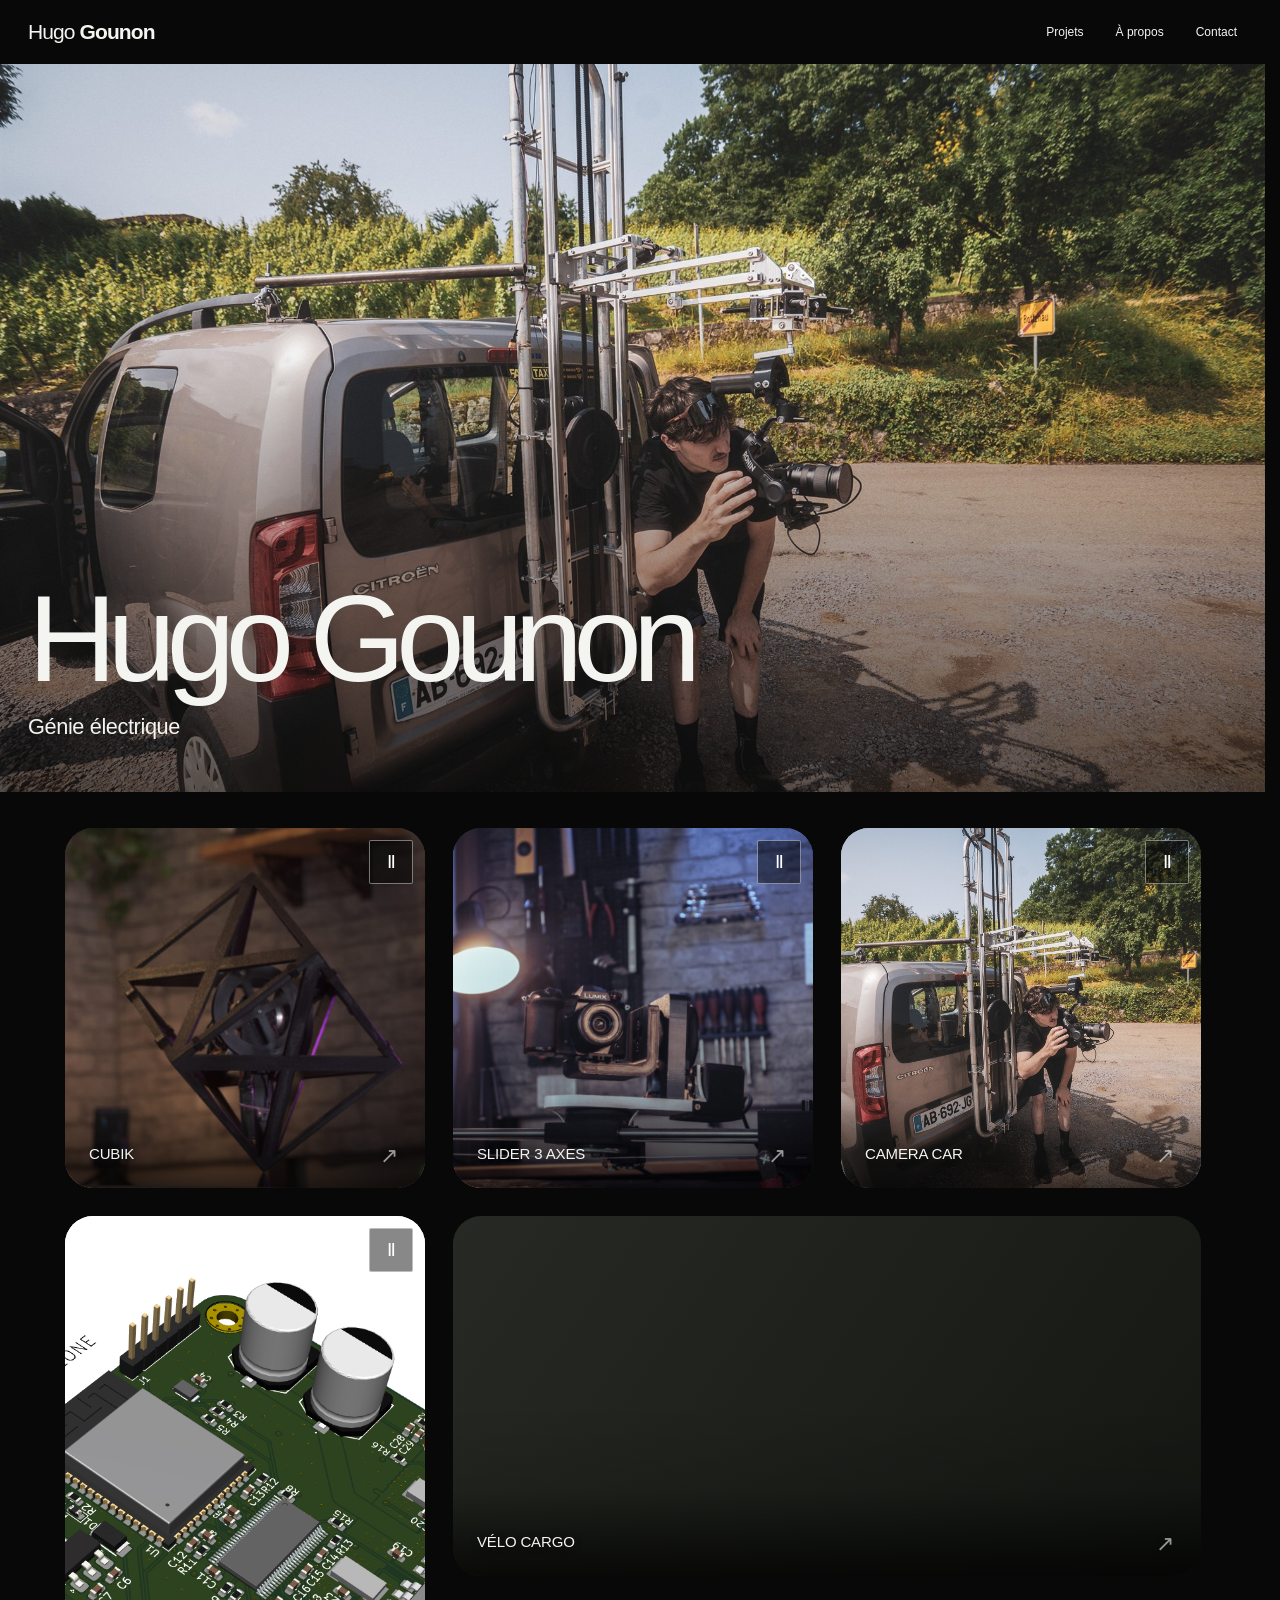
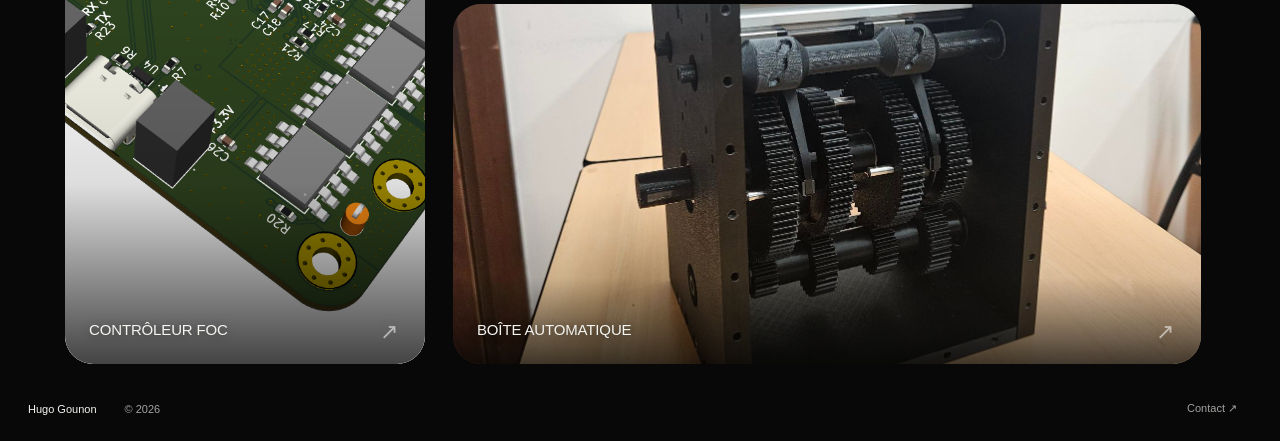
<file: index.html>
<!doctype html>
<html lang="fr">
<head>
  <meta charset="utf-8">
  <meta name="viewport" content="width=device-width, initial-scale=1">
  <meta name="theme-color" content="#080808">
  <meta name="description" content="Hugo Gounon, génie électrique. Six projets en automatique, électronique embarquée, conception mécanique et audiovisuel.">
  <title>Hugo Gounon — Génie électrique</title>
  <link rel="icon" href="assets/hg-prod-zoom.png?v=4" type="image/png">
  <link rel="stylesheet" href="style.css">
  <script src="script.js" defer></script>
  <noscript><style>.info-dialog{display:block;position:static;width:calc(100% - 48px);height:auto;max-height:none;margin:24px auto}.dialog-close{display:none}</style></noscript>
</head>
<body>
  <a class="skip-link" href="#contenu">Aller au contenu</a>
  <header class="site-header"><a class="wordmark" href="index.html#accueil" aria-label="Hugo Gounon, accueil">Hugo <span>Gounon</span></a><nav aria-label="Navigation principale"><a href="index.html#projets">Projets</a><a href="index.html#a-propos" data-panel>À propos</a><a href="index.html#contact" data-panel>Contact</a></nav></header>
  <main id="contenu">
    <section class="hero media-panel" id="accueil" aria-labelledby="hero-title" data-media="accueil" data-media-title="Accueil">
      <div class="media-stage" aria-hidden="true"></div><button class="media-toggle" type="button" hidden aria-label="Mettre en pause le média : Accueil">Ⅱ</button>
      <div class="media-shade" aria-hidden="true"></div>
      <div class="hero-content"><h1 id="hero-title">Hugo Gounon</h1><p>Génie électrique</p></div>
    </section>
    <section class="mosaic" id="projets" aria-labelledby="projects-title">
      <h2 id="projects-title" class="sr-only">Projets personnels</h2>
      <div class="project-grid" data-count="6" data-remainder="6" data-odd="false">
        <article class="project-tile media-panel media-theme-cubik" data-media="cubik" data-media-title="CUBIK">
          <div class="media-stage" aria-hidden="true"></div><button class="media-toggle" type="button" hidden aria-label="Mettre en pause le média : CUBIK">Ⅱ</button>
          <a class="tile-link" href="projects/cubik.html"><div class="tile-copy"><h3>CUBIK</h3><div class="tile-description"><p><span class="tile-description-text">Deux roues de réaction et une régulation embarquée maintiennent ce cube en équilibre sur un coin.</span><span class="tile-scramble" aria-hidden="true">Deux roues de réaction et une régulation embarquée maintiennent ce cube en équilibre sur un coin.</span></p></div></div><span class="tile-arrow" aria-hidden="true">↗</span></a>
        </article>
        <article class="project-tile media-panel media-theme-slider" data-media="slider" data-media-title="SLIDER 3 AXES">
          <div class="media-stage" aria-hidden="true"></div><button class="media-toggle" type="button" hidden aria-label="Mettre en pause le média : SLIDER 3 AXES">Ⅱ</button>
          <a class="tile-link" href="projects/slider.html"><div class="tile-copy"><h3>SLIDER 3 AXES</h3><div class="tile-description"><p><span class="tile-description-text">Un slider motorisé programmable pour reproduire des mouvements de caméra précis sur trois axes.</span><span class="tile-scramble" aria-hidden="true">Un slider motorisé programmable pour reproduire des mouvements de caméra précis sur trois axes.</span></p></div></div><span class="tile-arrow" aria-hidden="true">↗</span></a>
        </article>
        <article class="project-tile media-panel media-theme-camera-car" data-media="camera-car" data-media-title="CAMERA CAR">
          <div class="media-stage" aria-hidden="true"></div><button class="media-toggle" type="button" hidden aria-label="Mettre en pause le média : CAMERA CAR">Ⅱ</button>
          <a class="tile-link" href="projects/camera-car.html"><div class="tile-copy"><h3>CAMERA CAR</h3><div class="tile-description"><p><span class="tile-description-text">Un bras articulé sur rail motorisé, piloté à distance, pour varier les angles de prise de vue.</span><span class="tile-scramble" aria-hidden="true">Un bras articulé sur rail motorisé, piloté à distance, pour varier les angles de prise de vue.</span></p></div></div><span class="tile-arrow" aria-hidden="true">↗</span></a>
        </article>
        <article class="project-tile media-panel media-theme-foc" data-media="foc" data-media-title="CONTRÔLEUR FOC">
          <div class="media-stage" aria-hidden="true"></div><button class="media-toggle" type="button" hidden aria-label="Mettre en pause le média : CONTRÔLEUR FOC">Ⅱ</button>
          <a class="tile-link" href="projects/foc.html"><div class="tile-copy"><h3>CONTRÔLEUR FOC</h3><div class="tile-description"><p><span class="tile-description-text">Une carte conçue sous KiCad, pilotée par ESP32 et SimpleFOC, pour commander un moteur brushless jusqu’à 36 V.</span><span class="tile-scramble" aria-hidden="true">Une carte conçue sous KiCad, pilotée par ESP32 et SimpleFOC, pour commander un moteur brushless jusqu’à 36 V.</span></p></div></div><span class="tile-arrow" aria-hidden="true">↗</span></a>
        </article>
        <article class="project-tile media-panel media-theme-cargo" data-media="cargo" data-media-title="VÉLO CARGO">
          <div class="media-stage" aria-hidden="true"></div><button class="media-toggle" type="button" hidden aria-label="Mettre en pause le média : VÉLO CARGO">Ⅱ</button>
          <a class="tile-link" href="projects/cargo.html"><div class="tile-copy"><h3>VÉLO CARGO</h3><div class="tile-description"><p><span class="tile-description-text">Un ancien VTT transformé en cargo électrique : cadre soudé, direction fabriquée sur mesure et 7 000 km parcourus.</span><span class="tile-scramble" aria-hidden="true">Un ancien VTT transformé en cargo électrique : cadre soudé, direction fabriquée sur mesure et 7 000 km parcourus.</span></p></div></div><span class="tile-arrow" aria-hidden="true">↗</span></a>
        </article>
        <article class="project-tile media-panel media-theme-boite-auto" data-media="boite-auto" data-media-title="BOÎTE AUTOMATIQUE">
          <div class="media-stage" aria-hidden="true"></div><button class="media-toggle" type="button" hidden aria-label="Mettre en pause le média : BOÎTE AUTOMATIQUE">Ⅱ</button>
          <a class="tile-link" href="projects/boite-auto.html"><div class="tile-copy"><h3>BOÎTE AUTOMATIQUE</h3><div class="tile-description"><p><span class="tile-description-text">Un prototype de boîte automatique à quatre rapports sans embrayage, en développement pour fonctionner sous charge.</span><span class="tile-scramble" aria-hidden="true">Un prototype de boîte automatique à quatre rapports sans embrayage, en développement pour fonctionner sous charge.</span></p></div></div><span class="tile-arrow" aria-hidden="true">↗</span></a>
        </article>
      </div>
    </section>
  </main>
  <footer><a href="index.html#accueil" class="footer-name">Hugo Gounon</a><p>© <span id="year">2026</span></p><a href="index.html#contact" data-panel>Contact ↗</a></footer>
  <dialog class="info-dialog" id="a-propos" aria-labelledby="about-title">
    <div class="dialog-header"><span>Hugo Gounon</span><button class="dialog-close" type="button" data-close aria-label="Fermer À propos">Fermer <span aria-hidden="true">×</span></button></div>
    <div class="dialog-content"><h2 id="about-title" tabindex="-1">À propos.</h2><p class="lead">Je m’appelle Hugo Gounon.<br>Je suis étudiant en génie électrique à l’INSA Strasbourg.</p><p>Mes projets relient l’électronique, la programmation embarquée et la conception mécanique, avec des applications en automatique, en mobilité et en prise de vue.</p>
      <section id="competences" aria-labelledby="skills-title"><h3 id="skills-title">Compétences mises en pratique</h3><dl class="skills-list"><div><dt>Automatique et systèmes embarqués</dt><dd>Régulation PID, filtre complémentaire, Arduino, ESP32 et SimpleFOC.</dd></div><div><dt>Électronique</dt><dd>Conception et routage sous KiCad, électronique de commande et de puissance.</dd></div><div><dt>Conception mécanique et fabrication</dt><dd>Modélisation 3D, usinage, soudure et intégration électromécanique.</dd></div><div><dt>Intégration audiovisuelle</dt><dd>Mouvements de caméra motorisés et création de contenus photo et vidéo.</dd></div></dl></section>
    </div>
  </dialog>
  <dialog class="info-dialog contact-dialog" id="contact" aria-labelledby="contact-title">
    <div class="dialog-header"><span>Hugo Gounon</span><button class="dialog-close" type="button" data-close aria-label="Fermer Contact">Fermer <span aria-hidden="true">×</span></button></div>
    <div class="dialog-content"><h2 id="contact-title" tabindex="-1">Contact.</h2><p class="lead">Pour échanger sur mon parcours ou mes projets.</p><a class="email-link" href="mailto:hugo.gounon@gmail.com">hugo.gounon@gmail.com <span aria-hidden="true">↗</span></a></div>
  </dialog>
</body>
</html>
</file>
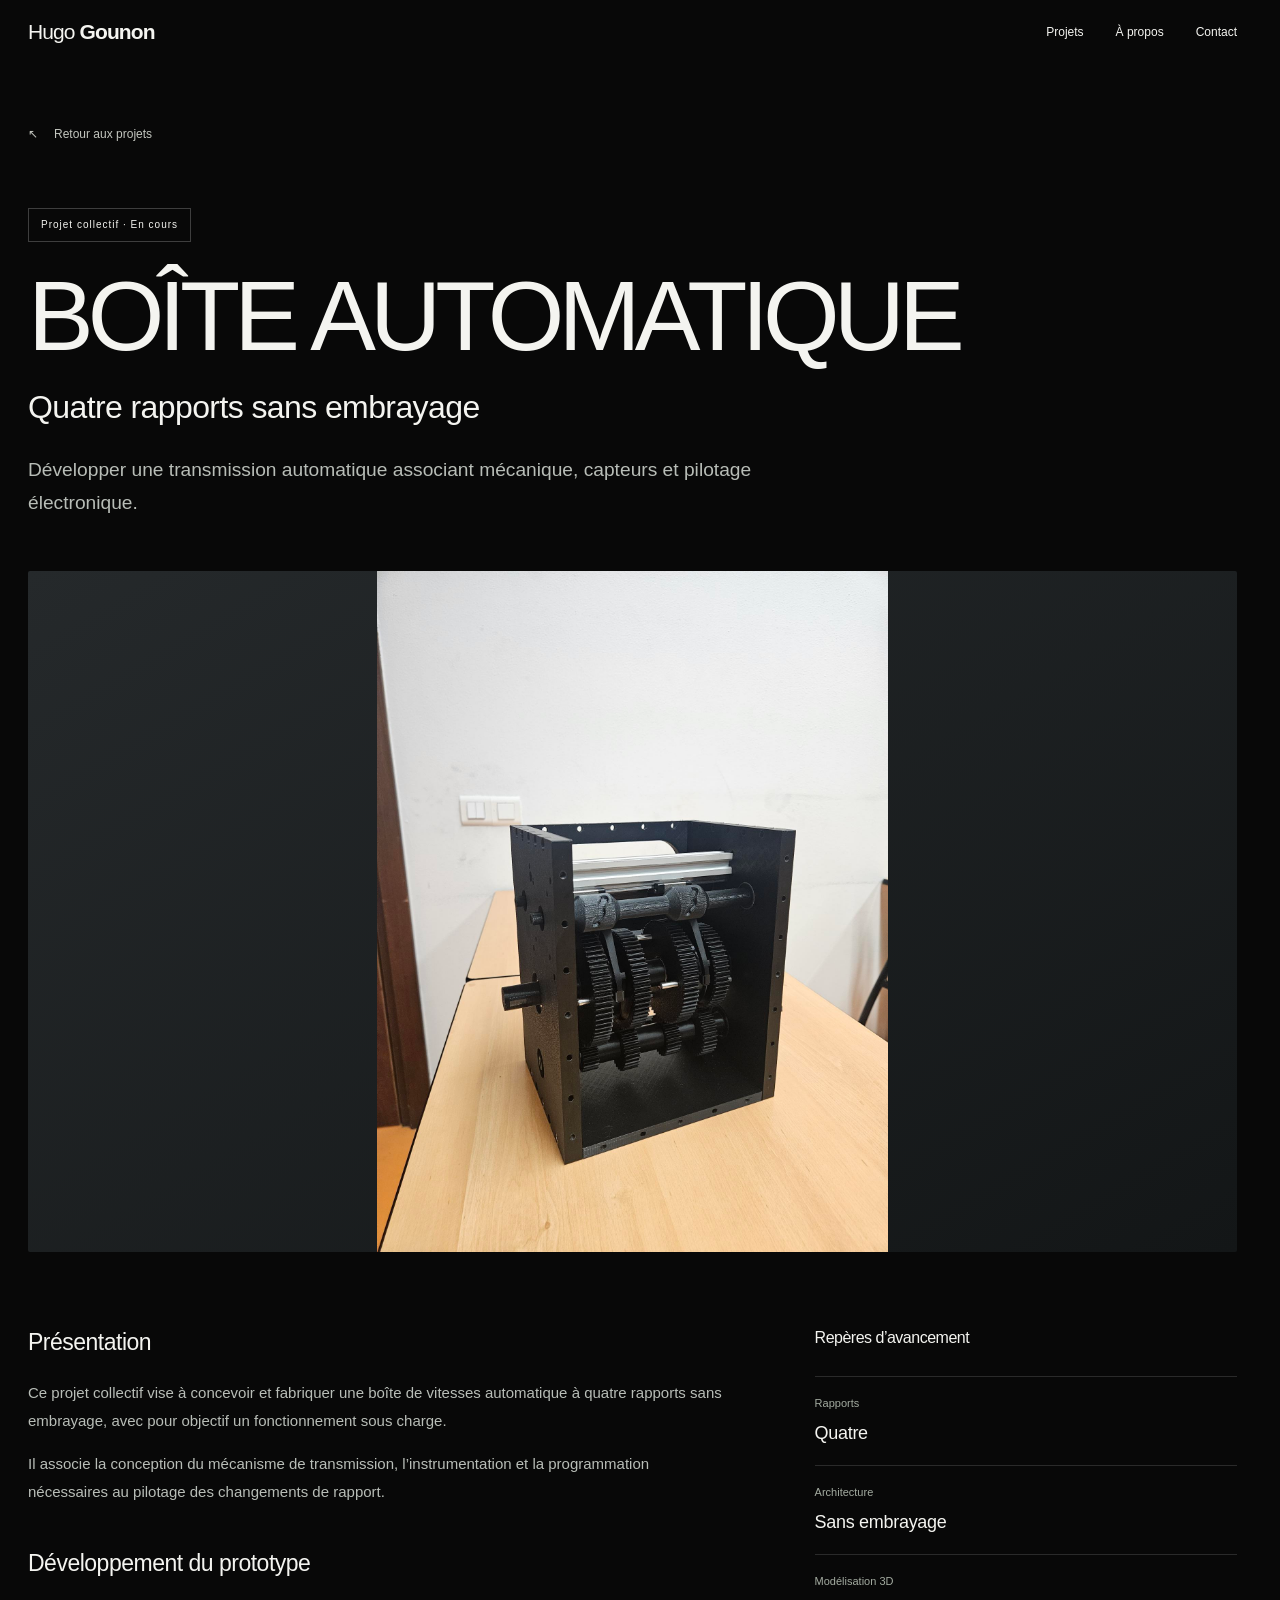
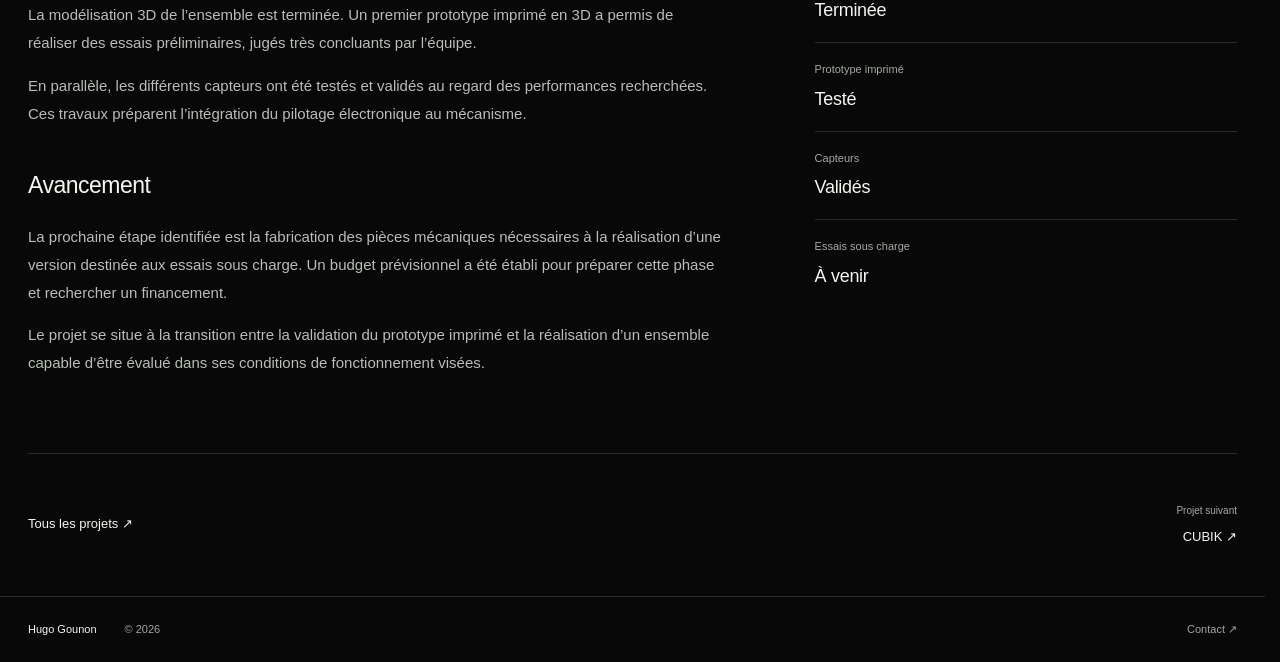
<file: projects/boite-auto.html>
<!doctype html>
<html lang="fr">
<head>
  <meta charset="utf-8">
  <meta name="viewport" content="width=device-width, initial-scale=1">
  <meta name="theme-color" content="#080808">
  <meta name="description" content="Développer une transmission automatique associant mécanique, capteurs et pilotage électronique.">
  <title>BOÎTE AUTOMATIQUE — Hugo GOUNON</title>
  <link rel="icon" href="../assets/hg-prod-zoom.png?v=4" type="image/png">
  <link rel="stylesheet" href="../style.css">
  <script src="../script.js" defer></script>
</head>
<body class="project-page" data-project="boite-auto">
  <a class="skip-link" href="#contenu">Aller au contenu</a>
  <header class="site-header"><a class="wordmark" href="../index.html#accueil" aria-label="Hugo Gounon, accueil">Hugo <span>Gounon</span></a><nav aria-label="Navigation principale"><a href="../index.html#projets">Projets</a><a href="../index.html#a-propos">À propos</a><a href="../index.html#contact">Contact</a></nav></header>
  <main id="contenu" class="project-main">
    <header class="project-intro">
      <a class="back-link" href="../index.html#projets"><span aria-hidden="true">↖</span> Retour aux projets</a>
      <p class="project-status">Projet collectif · En cours</p>
      <h1>BOÎTE AUTOMATIQUE</h1>
      <p class="project-subtitle">Quatre rapports sans embrayage</p>
      <p class="project-hook">Développer une transmission automatique associant mécanique, capteurs et pilotage électronique.</p>
    </header>
    <figure class="project-main-media media-panel media-theme-boite-auto" data-media="boite-auto" data-media-title="BOÎTE AUTOMATIQUE" data-media-mode="detail" aria-label="BOÎTE AUTOMATIQUE — média principal">
      <div class="media-stage"></div><figcaption class="media-empty-title">BOÎTE AUTOMATIQUE</figcaption><button class="media-toggle" type="button" hidden aria-label="Mettre en pause le média : BOÎTE AUTOMATIQUE">Ⅱ</button>
    </figure>
    <div class="project-body">
      <div class="project-copy">
        <section aria-labelledby="section-1"><h2 id="section-1">Présentation</h2><p>Ce projet collectif vise à concevoir et fabriquer une boîte de vitesses automatique à quatre rapports sans embrayage, avec pour objectif un fonctionnement sous charge.</p><p>Il associe la conception du mécanisme de transmission, l’instrumentation et la programmation nécessaires au pilotage des changements de rapport.</p></section>
        <section aria-labelledby="section-2"><h2 id="section-2">Développement du prototype</h2><p>La modélisation 3D de l’ensemble est terminée. Un premier prototype imprimé en 3D a permis de réaliser des essais préliminaires, jugés très concluants par l’équipe.</p><p>En parallèle, les différents capteurs ont été testés et validés au regard des performances recherchées. Ces travaux préparent l’intégration du pilotage électronique au mécanisme.</p></section>
        <section aria-labelledby="section-3"><h2 id="section-3">Avancement</h2><p>La prochaine étape identifiée est la fabrication des pièces mécaniques nécessaires à la réalisation d’une version destinée aux essais sous charge. Un budget prévisionnel a été établi pour préparer cette phase et rechercher un financement.</p><p>Le projet se situe à la transition entre la validation du prototype imprimé et la réalisation d’un ensemble capable d’être évalué dans ses conditions de fonctionnement visées.</p></section>

      </div>
      <aside class="project-facts" aria-labelledby="facts-title"><h2 id="facts-title">Repères d’avancement</h2><dl><div><dt>Rapports</dt><dd>Quatre</dd></div><div><dt>Architecture</dt><dd>Sans embrayage</dd></div><div><dt>Modélisation 3D</dt><dd>Terminée</dd></div><div><dt>Prototype imprimé</dt><dd>Testé</dd></div><div><dt>Capteurs</dt><dd>Validés</dd></div><div><dt>Essais sous charge</dt><dd>À venir</dd></div></dl></aside>
    </div>
    <section class="project-gallery" hidden aria-labelledby="gallery-title"><h2 id="gallery-title">Galerie</h2><div class="gallery-grid"></div></section>

    <nav class="project-pagination" aria-label="Autres projets"><a href="../index.html#projets">Tous les projets <span aria-hidden="true">↗</span></a><a href="cubik.html"><span class="pagination-label">Projet suivant</span>CUBIK <span aria-hidden="true">↗</span></a></nav>
  </main>
  <footer><a href="../index.html#accueil" class="footer-name">Hugo Gounon</a><p>© <span id="year">2026</span></p><a href="../index.html#contact">Contact ↗</a></footer>
</body>
</html>
</file>
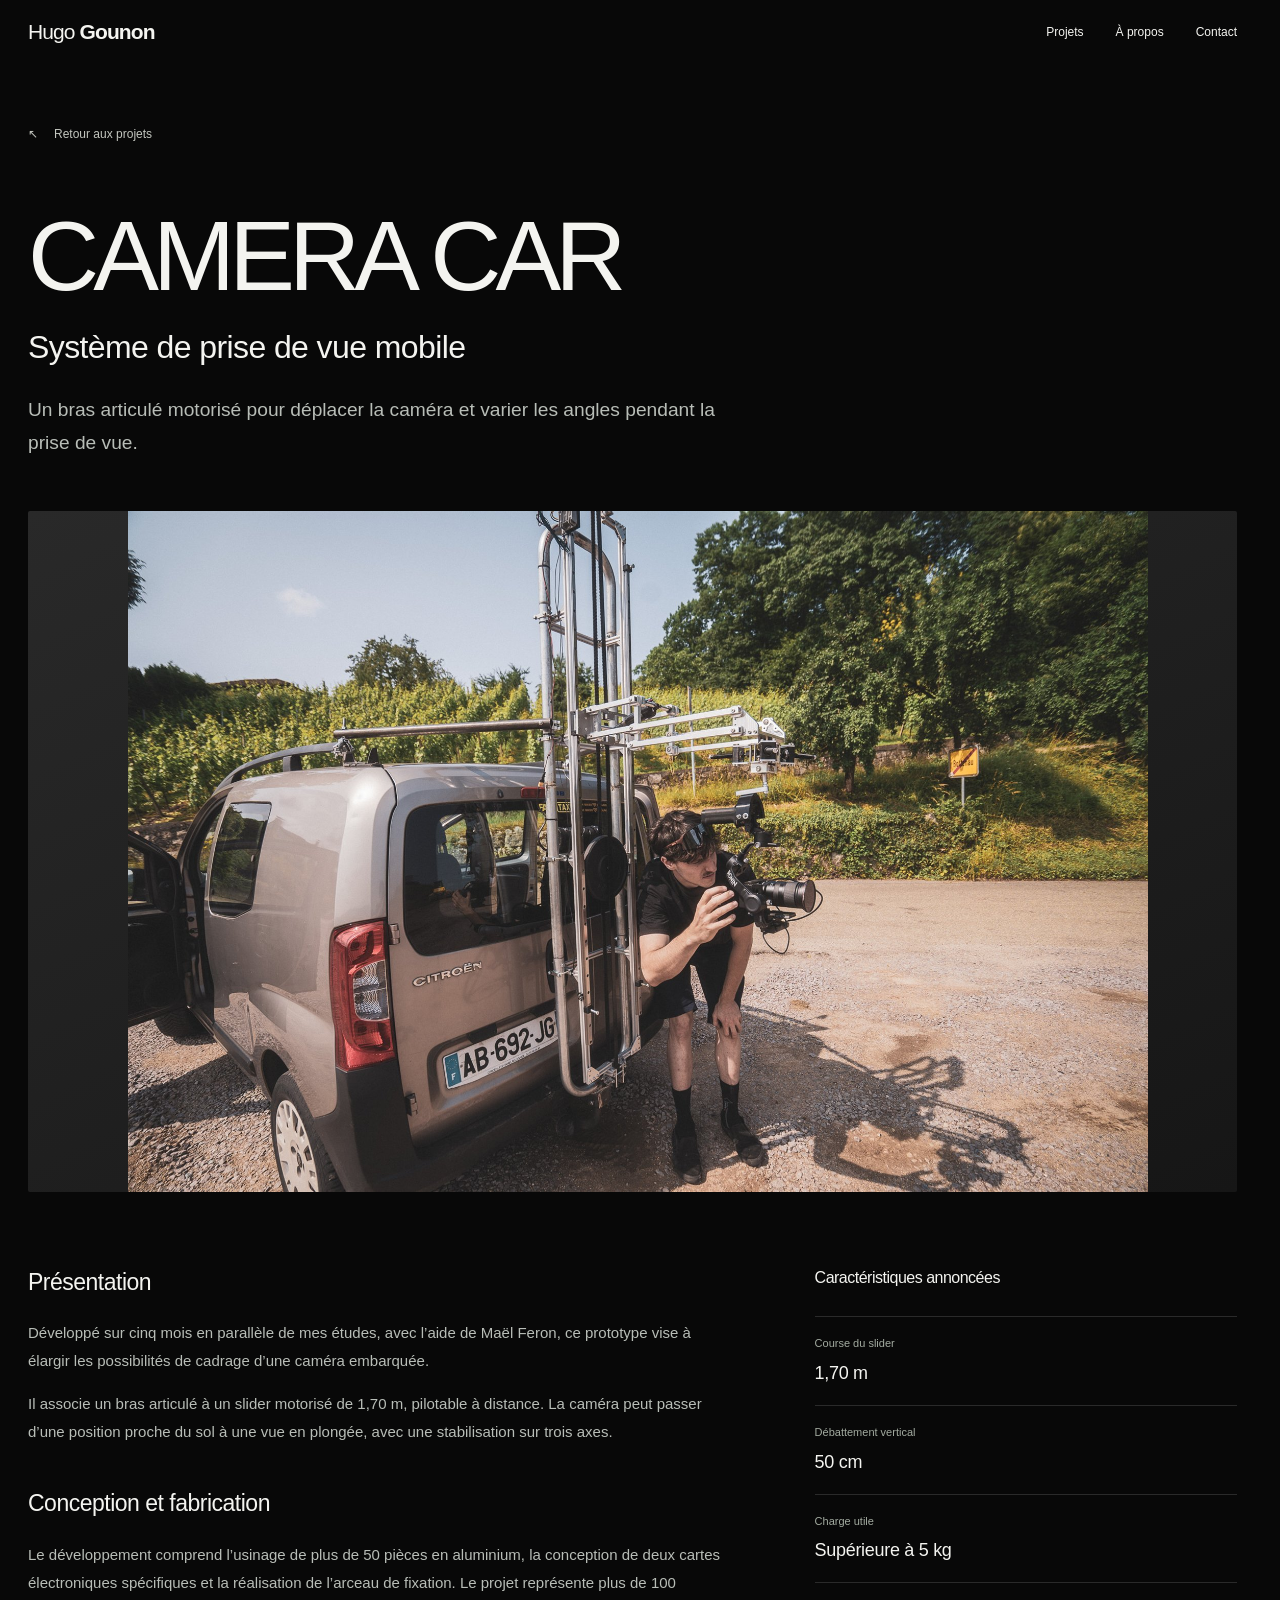
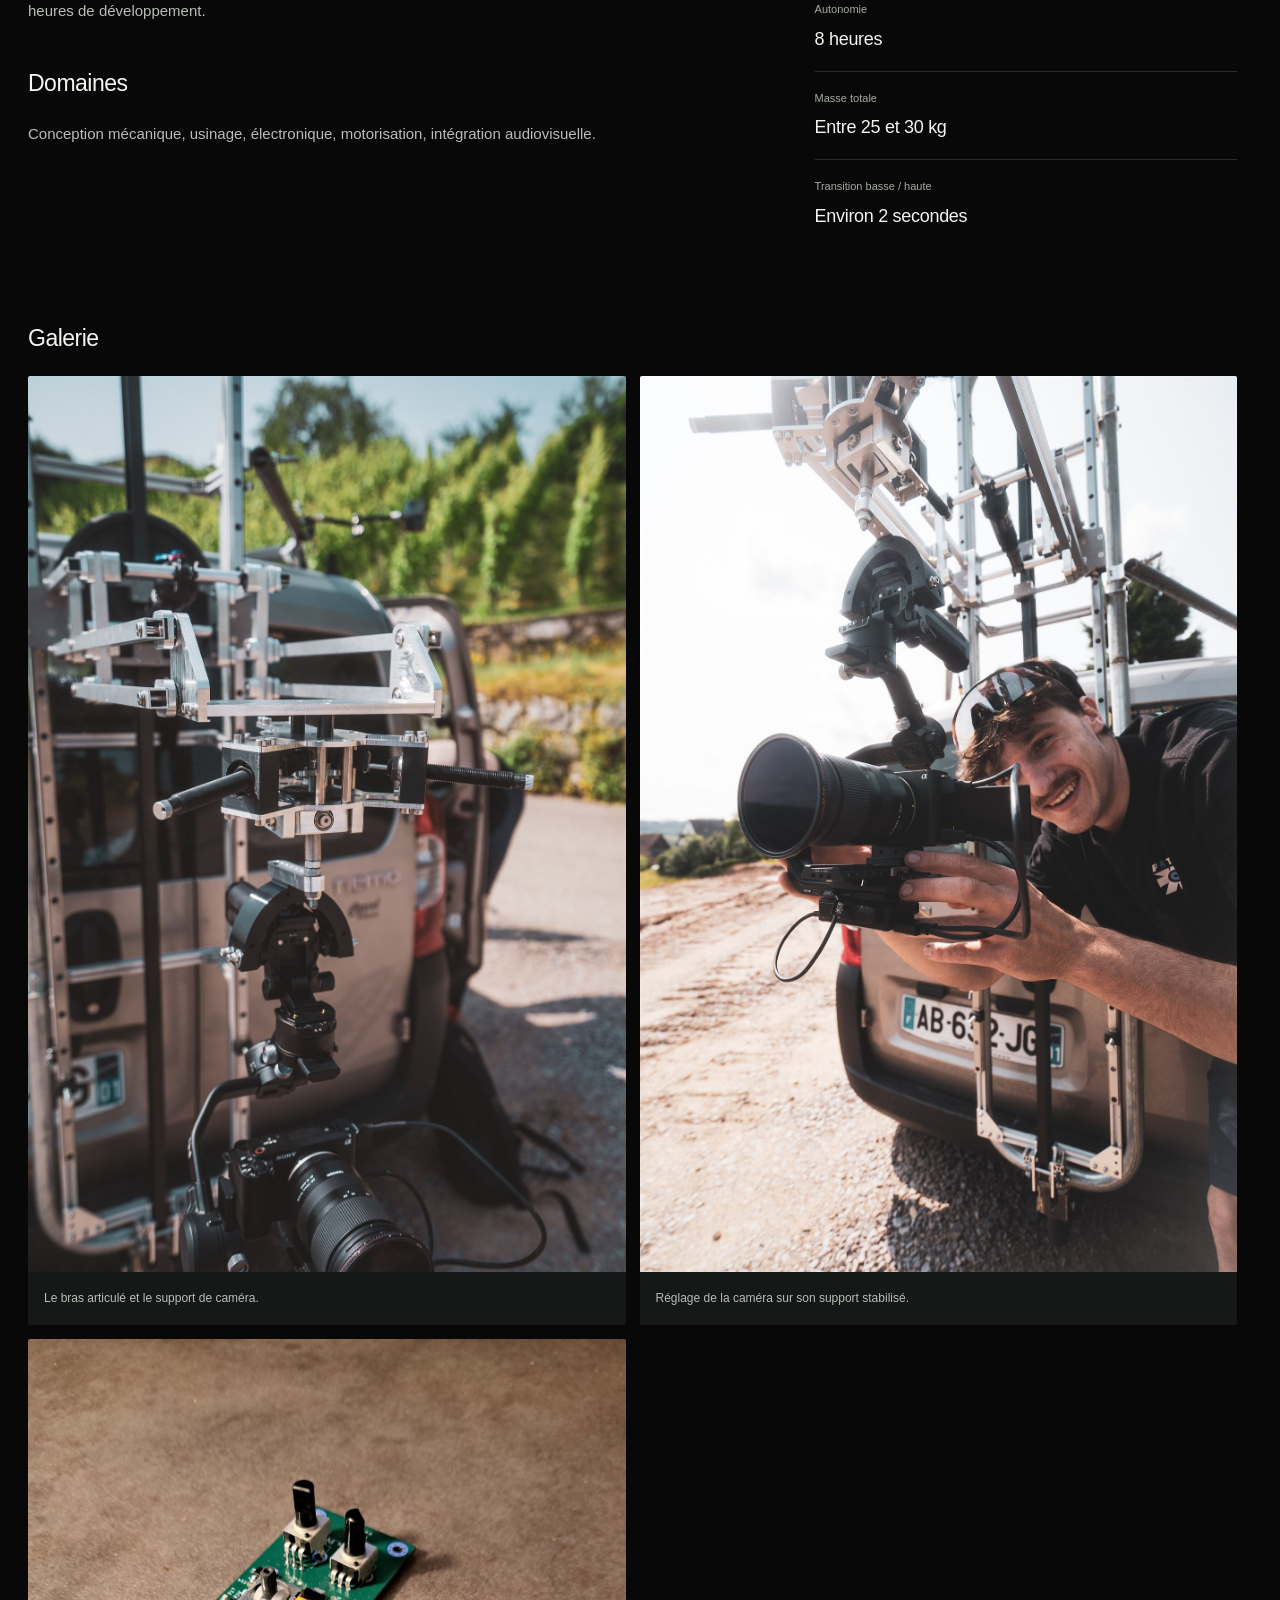
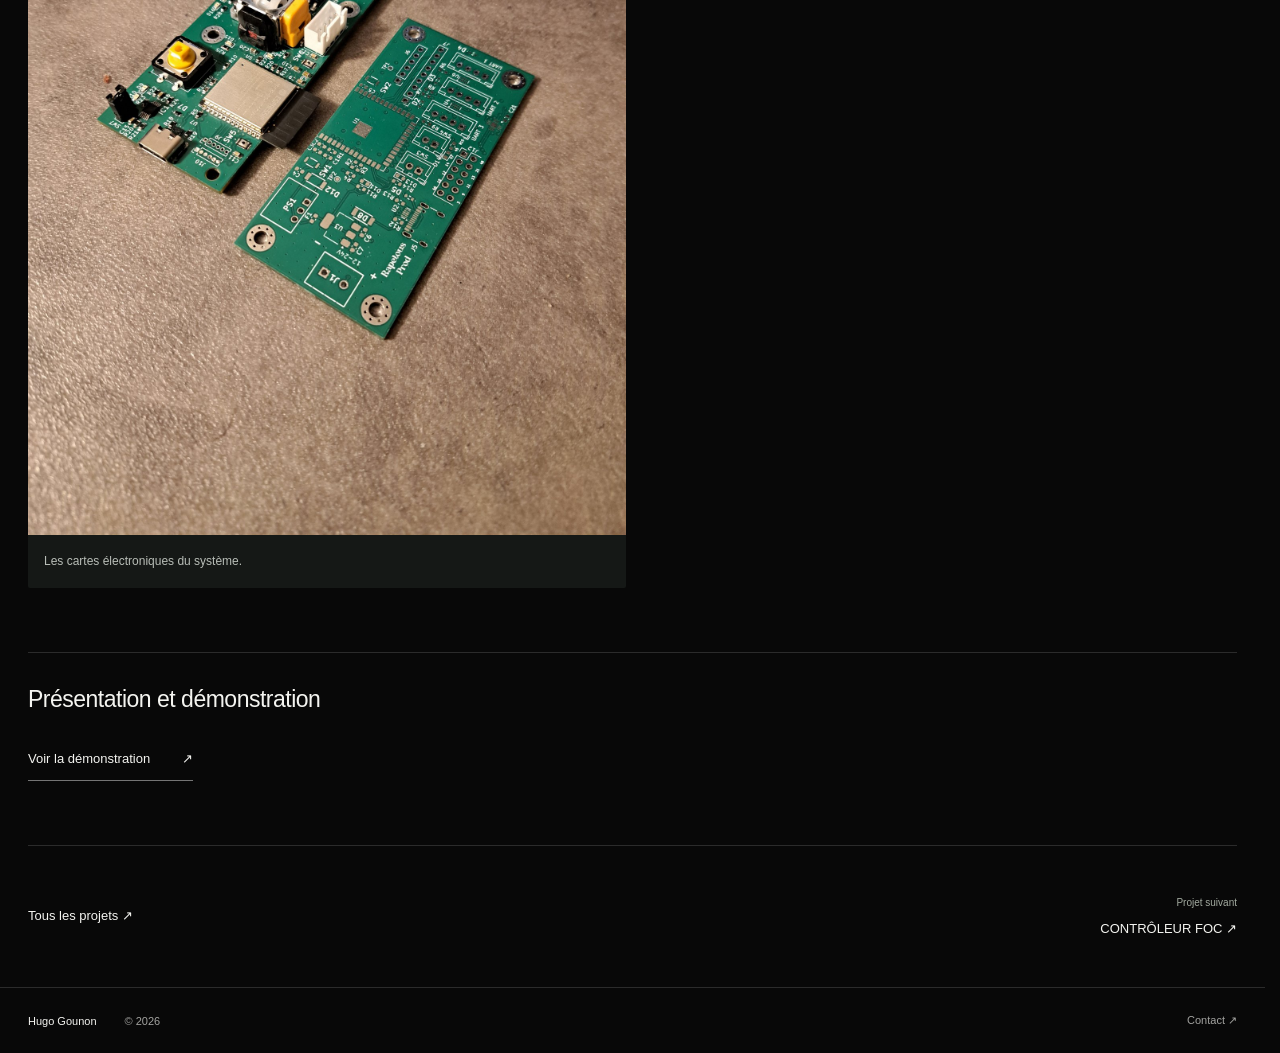
<file: projects/camera-car.html>
<!doctype html>
<html lang="fr">
<head>
  <meta charset="utf-8">
  <meta name="viewport" content="width=device-width, initial-scale=1">
  <meta name="theme-color" content="#080808">
  <meta name="description" content="Un bras articulé motorisé pour déplacer la caméra et varier les angles pendant la prise de vue.">
  <title>CAMERA CAR — Hugo Gounon</title>
  <link rel="icon" href="../assets/hg-prod-zoom.png?v=4" type="image/png">
  <link rel="stylesheet" href="../style.css">
  <script src="../script.js" defer></script>
</head>
<body class="project-page" data-project="camera-car">
  <a class="skip-link" href="#contenu">Aller au contenu</a>
  <header class="site-header"><a class="wordmark" href="../index.html#accueil" aria-label="Hugo Gounon, accueil">Hugo <span>Gounon</span></a><nav aria-label="Navigation principale"><a href="../index.html#projets">Projets</a><a href="../index.html#a-propos">À propos</a><a href="../index.html#contact">Contact</a></nav></header>
  <main id="contenu" class="project-main">
    <header class="project-intro">
      <a class="back-link" href="../index.html#projets"><span aria-hidden="true">↖</span> Retour aux projets</a>
      
      <h1>CAMERA CAR</h1>
      <p class="project-subtitle">Système de prise de vue mobile</p>
      <p class="project-hook">Un bras articulé motorisé pour déplacer la caméra et varier les angles pendant la prise de vue.</p>
    </header>
    <figure class="project-main-media media-panel media-theme-camera-car" data-media="camera-car" data-media-title="CAMERA CAR" data-media-mode="detail" aria-label="CAMERA CAR — média principal">
      <div class="media-stage"></div><figcaption class="media-empty-title">CAMERA CAR</figcaption><button class="media-toggle" type="button" hidden aria-label="Mettre en pause le média : CAMERA CAR">Ⅱ</button>
    </figure>
    <div class="project-body">
      <div class="project-copy">
        <section aria-labelledby="section-1"><h2 id="section-1">Présentation</h2><p>Développé sur cinq mois en parallèle de mes études, avec l’aide de Maël Feron, ce prototype vise à élargir les possibilités de cadrage d’une caméra embarquée.</p><p>Il associe un bras articulé à un slider motorisé de 1,70 m, pilotable à distance. La caméra peut passer d’une position proche du sol à une vue en plongée, avec une stabilisation sur trois axes.</p></section>
        <section aria-labelledby="section-2"><h2 id="section-2">Conception et fabrication</h2><p>Le développement comprend l’usinage de plus de 50 pièces en aluminium, la conception de deux cartes électroniques spécifiques et la réalisation de l’arceau de fixation. Le projet représente plus de 100 heures de développement.</p></section>
        <section aria-labelledby="domains-title"><h2 id="domains-title">Domaines</h2><p>Conception mécanique, usinage, électronique, motorisation, intégration audiovisuelle.</p></section>
      </div>
      <aside class="project-facts" aria-labelledby="facts-title"><h2 id="facts-title">Caractéristiques annoncées</h2><dl><div><dt>Course du slider</dt><dd>1,70 m</dd></div><div><dt>Débattement vertical</dt><dd>50 cm</dd></div><div><dt>Charge utile</dt><dd>Supérieure à 5 kg</dd></div><div><dt>Autonomie</dt><dd>8 heures</dd></div><div><dt>Masse totale</dt><dd>Entre 25 et 30 kg</dd></div><div><dt>Transition basse / haute</dt><dd>Environ 2 secondes</dd></div></dl></aside>
    </div>
    <section class="project-gallery" hidden aria-labelledby="gallery-title"><h2 id="gallery-title">Galerie</h2><div class="gallery-grid"></div></section>
    <section class="project-links" aria-labelledby="links-title"><h2 id="links-title">Présentation et démonstration</h2><div><a href="https://www.instagram.com/p/DLMp39OIJk6/" target="_blank" rel="noopener noreferrer" aria-label="Voir la démonstration — nouvel onglet">Voir la démonstration <span aria-hidden="true">↗</span></a></div></section>
    <nav class="project-pagination" aria-label="Autres projets"><a href="../index.html#projets">Tous les projets <span aria-hidden="true">↗</span></a><a href="foc.html"><span class="pagination-label">Projet suivant</span>CONTRÔLEUR FOC <span aria-hidden="true">↗</span></a></nav>
  </main>
  <footer><a href="../index.html#accueil" class="footer-name">Hugo Gounon</a><p>© <span id="year">2026</span></p><a href="../index.html#contact">Contact ↗</a></footer>
</body>
</html>
</file>
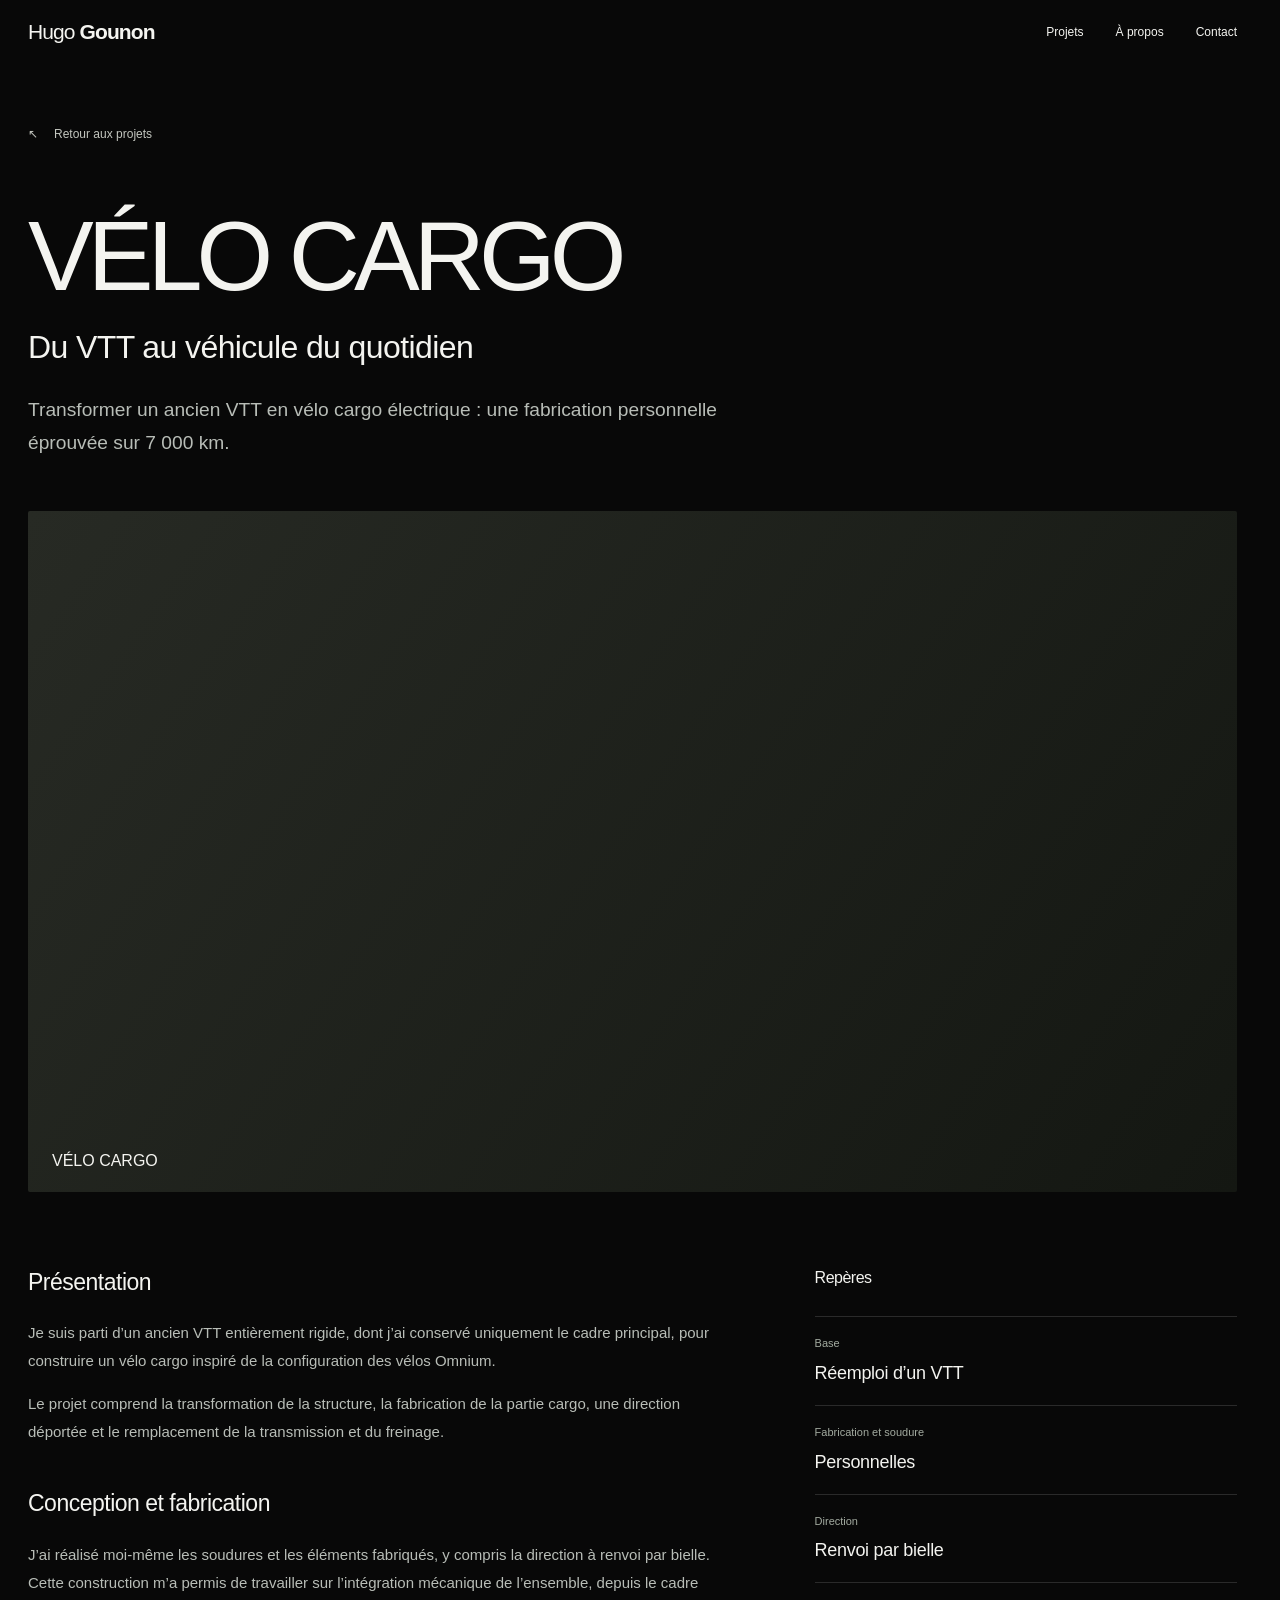
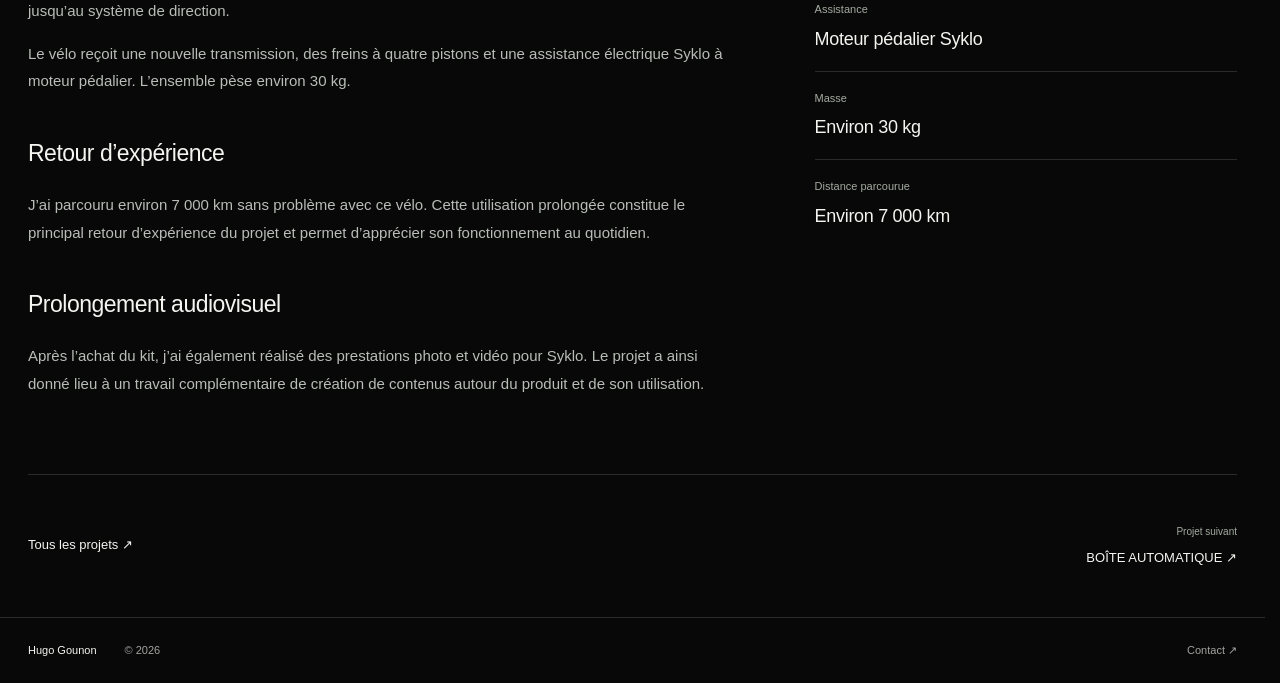
<file: projects/cargo.html>
<!doctype html>
<html lang="fr">
<head>
  <meta charset="utf-8">
  <meta name="viewport" content="width=device-width, initial-scale=1">
  <meta name="theme-color" content="#080808">
  <meta name="description" content="Transformer un ancien VTT en vélo cargo électrique : une fabrication personnelle éprouvée sur 7 000 km.">
  <title>VÉLO CARGO — Hugo Gounon</title>
  <link rel="icon" href="../assets/hg-prod-zoom.png?v=4" type="image/png">
  <link rel="stylesheet" href="../style.css">
  <script src="../script.js" defer></script>
</head>
<body class="project-page" data-project="cargo">
  <a class="skip-link" href="#contenu">Aller au contenu</a>
  <header class="site-header"><a class="wordmark" href="../index.html#accueil" aria-label="Hugo Gounon, accueil">Hugo <span>Gounon</span></a><nav aria-label="Navigation principale"><a href="../index.html#projets">Projets</a><a href="../index.html#a-propos">À propos</a><a href="../index.html#contact">Contact</a></nav></header>
  <main id="contenu" class="project-main">
    <header class="project-intro">
      <a class="back-link" href="../index.html#projets"><span aria-hidden="true">↖</span> Retour aux projets</a>
      
      <h1>VÉLO CARGO</h1>
      <p class="project-subtitle">Du VTT au véhicule du quotidien</p>
      <p class="project-hook">Transformer un ancien VTT en vélo cargo électrique : une fabrication personnelle éprouvée sur 7 000 km.</p>
    </header>
    <figure class="project-main-media media-panel media-theme-cargo" data-media="cargo" data-media-title="VÉLO CARGO" data-media-mode="detail" aria-label="VÉLO CARGO — média principal">
      <div class="media-stage"></div><figcaption class="media-empty-title">VÉLO CARGO</figcaption><button class="media-toggle" type="button" hidden aria-label="Mettre en pause le média : VÉLO CARGO">Ⅱ</button>
    </figure>
    <div class="project-body">
      <div class="project-copy">
        <section aria-labelledby="section-1"><h2 id="section-1">Présentation</h2><p>Je suis parti d’un ancien VTT entièrement rigide, dont j’ai conservé uniquement le cadre principal, pour construire un vélo cargo inspiré de la configuration des vélos Omnium.</p><p>Le projet comprend la transformation de la structure, la fabrication de la partie cargo, une direction déportée et le remplacement de la transmission et du freinage.</p></section>
        <section aria-labelledby="section-2"><h2 id="section-2">Conception et fabrication</h2><p>J’ai réalisé moi-même les soudures et les éléments fabriqués, y compris la direction à renvoi par bielle. Cette construction m’a permis de travailler sur l’intégration mécanique de l’ensemble, depuis le cadre jusqu’au système de direction.</p><p>Le vélo reçoit une nouvelle transmission, des freins à quatre pistons et une assistance électrique Syklo à moteur pédalier. L’ensemble pèse environ 30 kg.</p></section>
        <section aria-labelledby="section-3"><h2 id="section-3">Retour d’expérience</h2><p>J’ai parcouru environ 7 000 km sans problème avec ce vélo. Cette utilisation prolongée constitue le principal retour d’expérience du projet et permet d’apprécier son fonctionnement au quotidien.</p></section>
        <section aria-labelledby="section-4"><h2 id="section-4">Prolongement audiovisuel</h2><p>Après l’achat du kit, j’ai également réalisé des prestations photo et vidéo pour Syklo. Le projet a ainsi donné lieu à un travail complémentaire de création de contenus autour du produit et de son utilisation.</p></section>

      </div>
      <aside class="project-facts" aria-labelledby="facts-title"><h2 id="facts-title">Repères</h2><dl><div><dt>Base</dt><dd>Réemploi d’un VTT</dd></div><div><dt>Fabrication et soudure</dt><dd>Personnelles</dd></div><div><dt>Direction</dt><dd>Renvoi par bielle</dd></div><div><dt>Assistance</dt><dd>Moteur pédalier Syklo</dd></div><div><dt>Masse</dt><dd>Environ 30 kg</dd></div><div><dt>Distance parcourue</dt><dd>Environ 7 000 km</dd></div></dl></aside>
    </div>
    <section class="project-gallery" hidden aria-labelledby="gallery-title"><h2 id="gallery-title">Galerie</h2><div class="gallery-grid"></div></section>

    <nav class="project-pagination" aria-label="Autres projets"><a href="../index.html#projets">Tous les projets <span aria-hidden="true">↗</span></a><a href="boite-auto.html"><span class="pagination-label">Projet suivant</span>BOÎTE AUTOMATIQUE <span aria-hidden="true">↗</span></a></nav>
  </main>
  <footer><a href="../index.html#accueil" class="footer-name">Hugo Gounon</a><p>© <span id="year">2026</span></p><a href="../index.html#contact">Contact ↗</a></footer>
</body>
</html>
</file>
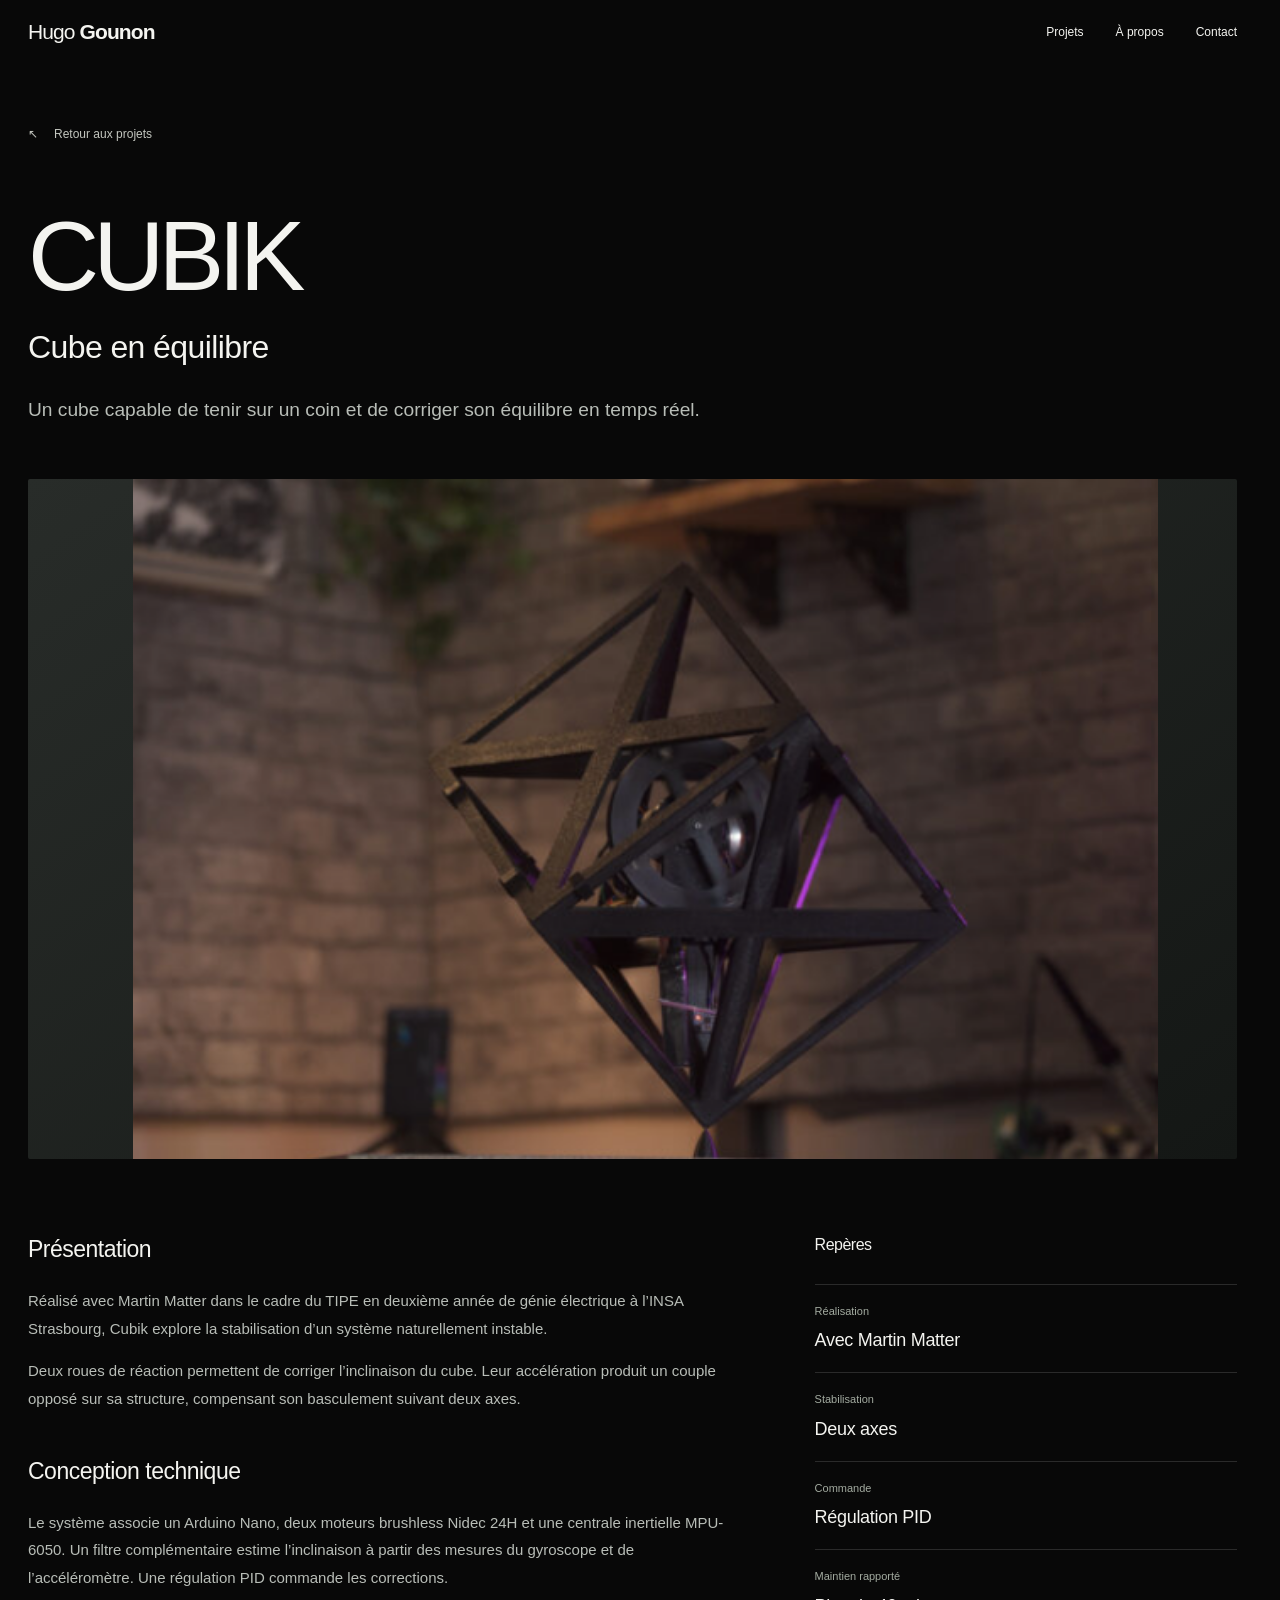
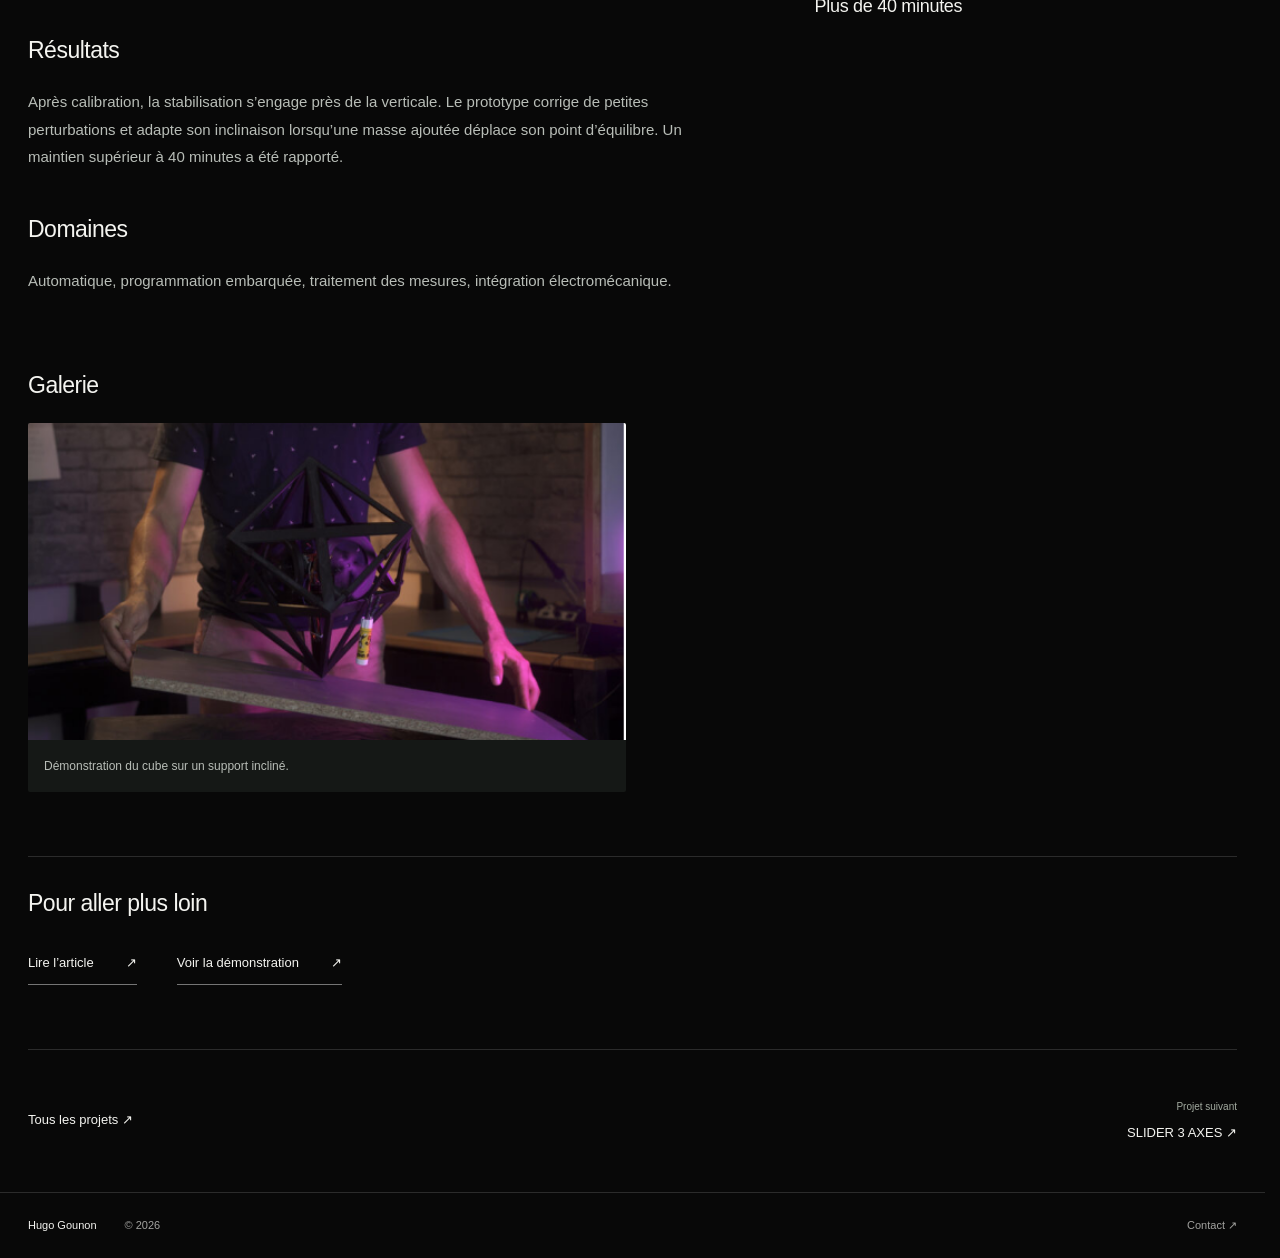
<file: projects/cubik.html>
<!doctype html>
<html lang="fr">
<head>
  <meta charset="utf-8">
  <meta name="viewport" content="width=device-width, initial-scale=1">
  <meta name="theme-color" content="#080808">
  <meta name="description" content="Un cube capable de tenir sur un coin et de corriger son équilibre en temps réel.">
  <title>CUBIK — Hugo Gounon</title>
  <link rel="icon" href="../assets/hg-prod-zoom.png?v=4" type="image/png">
  <link rel="stylesheet" href="../style.css">
  <script src="../script.js" defer></script>
</head>
<body class="project-page" data-project="cubik">
  <a class="skip-link" href="#contenu">Aller au contenu</a>
  <header class="site-header"><a class="wordmark" href="../index.html#accueil" aria-label="Hugo Gounon, accueil">Hugo <span>Gounon</span></a><nav aria-label="Navigation principale"><a href="../index.html#projets">Projets</a><a href="../index.html#a-propos">À propos</a><a href="../index.html#contact">Contact</a></nav></header>
  <main id="contenu" class="project-main">
    <header class="project-intro">
      <a class="back-link" href="../index.html#projets"><span aria-hidden="true">↖</span> Retour aux projets</a>
      
      <h1>CUBIK</h1>
      <p class="project-subtitle">Cube en équilibre</p>
      <p class="project-hook">Un cube capable de tenir sur un coin et de corriger son équilibre en temps réel.</p>
    </header>
    <figure class="project-main-media media-panel media-theme-cubik" data-media="cubik" data-media-title="CUBIK" data-media-mode="detail" aria-label="CUBIK — média principal">
      <div class="media-stage"></div><figcaption class="media-empty-title">CUBIK</figcaption><button class="media-toggle" type="button" hidden aria-label="Mettre en pause le média : CUBIK">Ⅱ</button>
    </figure>
    <div class="project-body">
      <div class="project-copy">
        <section aria-labelledby="section-1"><h2 id="section-1">Présentation</h2><p>Réalisé avec Martin Matter dans le cadre du TIPE en deuxième année de génie électrique à l’INSA Strasbourg, Cubik explore la stabilisation d’un système naturellement instable.</p><p>Deux roues de réaction permettent de corriger l’inclinaison du cube. Leur accélération produit un couple opposé sur sa structure, compensant son basculement suivant deux axes.</p></section>
        <section aria-labelledby="section-2"><h2 id="section-2">Conception technique</h2><p>Le système associe un Arduino Nano, deux moteurs brushless Nidec 24H et une centrale inertielle MPU-6050. Un filtre complémentaire estime l’inclinaison à partir des mesures du gyroscope et de l’accéléromètre. Une régulation PID commande les corrections.</p></section>
        <section aria-labelledby="section-3"><h2 id="section-3">Résultats</h2><p>Après calibration, la stabilisation s’engage près de la verticale. Le prototype corrige de petites perturbations et adapte son inclinaison lorsqu’une masse ajoutée déplace son point d’équilibre. Un maintien supérieur à 40 minutes a été rapporté.</p></section>
        <section aria-labelledby="domains-title"><h2 id="domains-title">Domaines</h2><p>Automatique, programmation embarquée, traitement des mesures, intégration électromécanique.</p></section>
      </div>
      <aside class="project-facts" aria-labelledby="facts-title"><h2 id="facts-title">Repères</h2><dl><div><dt>Réalisation</dt><dd>Avec Martin Matter</dd></div><div><dt>Stabilisation</dt><dd>Deux axes</dd></div><div><dt>Commande</dt><dd>Régulation PID</dd></div><div><dt>Maintien rapporté</dt><dd>Plus de 40 minutes</dd></div></dl></aside>
    </div>
    <section class="project-gallery" hidden aria-labelledby="gallery-title"><h2 id="gallery-title">Galerie</h2><div class="gallery-grid"></div></section>
    <section class="project-links" aria-labelledby="links-title"><h2 id="links-title">Pour aller plus loin</h2><div><a href="https://genie-electrique.insa-strasbourg.fr/cubik-ca-ne-tient-qua-un-pic/" target="_blank" rel="noopener noreferrer" aria-label="Lire l’article — nouvel onglet">Lire l’article <span aria-hidden="true">↗</span></a><a href="https://videos.insa-strasbourg.fr/video/1366-le-cube-magique/" target="_blank" rel="noopener noreferrer" aria-label="Voir la démonstration — nouvel onglet">Voir la démonstration <span aria-hidden="true">↗</span></a></div></section>
    <nav class="project-pagination" aria-label="Autres projets"><a href="../index.html#projets">Tous les projets <span aria-hidden="true">↗</span></a><a href="slider.html"><span class="pagination-label">Projet suivant</span>SLIDER 3 AXES <span aria-hidden="true">↗</span></a></nav>
  </main>
  <footer><a href="../index.html#accueil" class="footer-name">Hugo Gounon</a><p>© <span id="year">2026</span></p><a href="../index.html#contact">Contact ↗</a></footer>
</body>
</html>
</file>
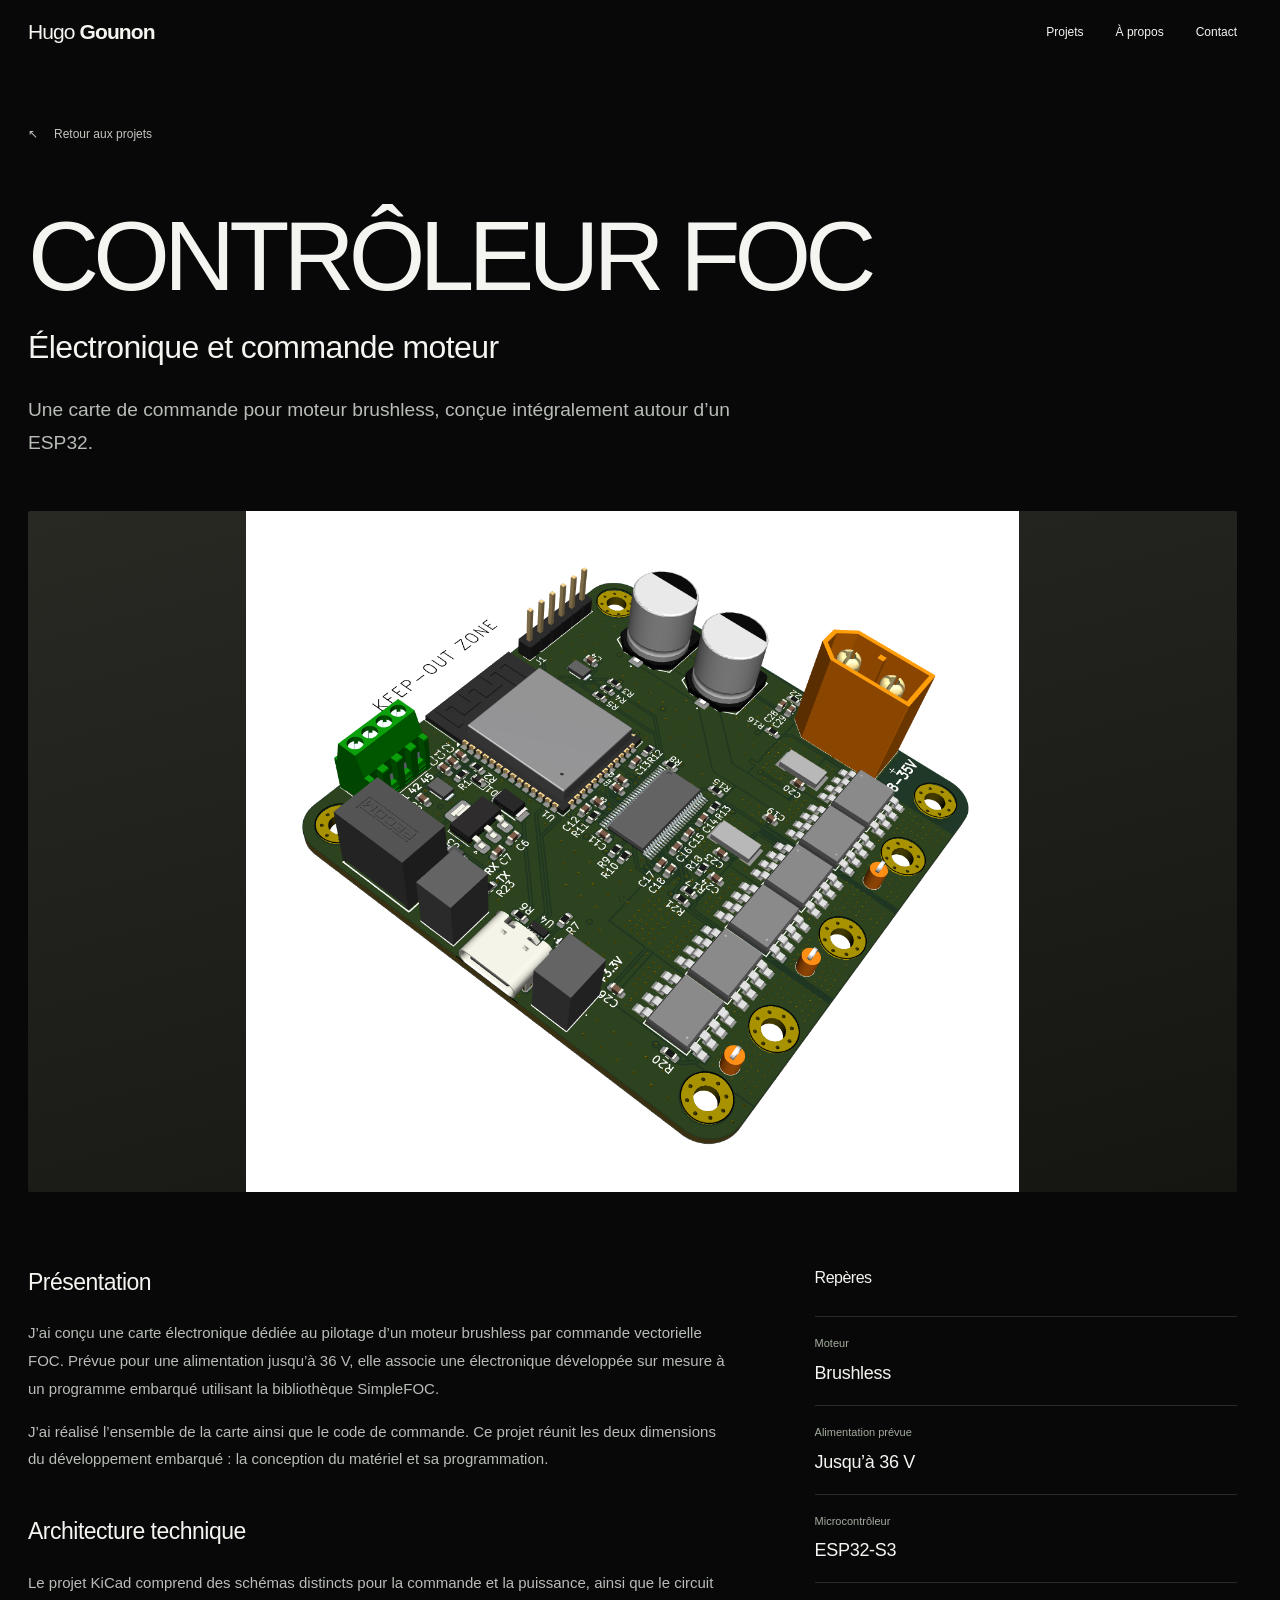
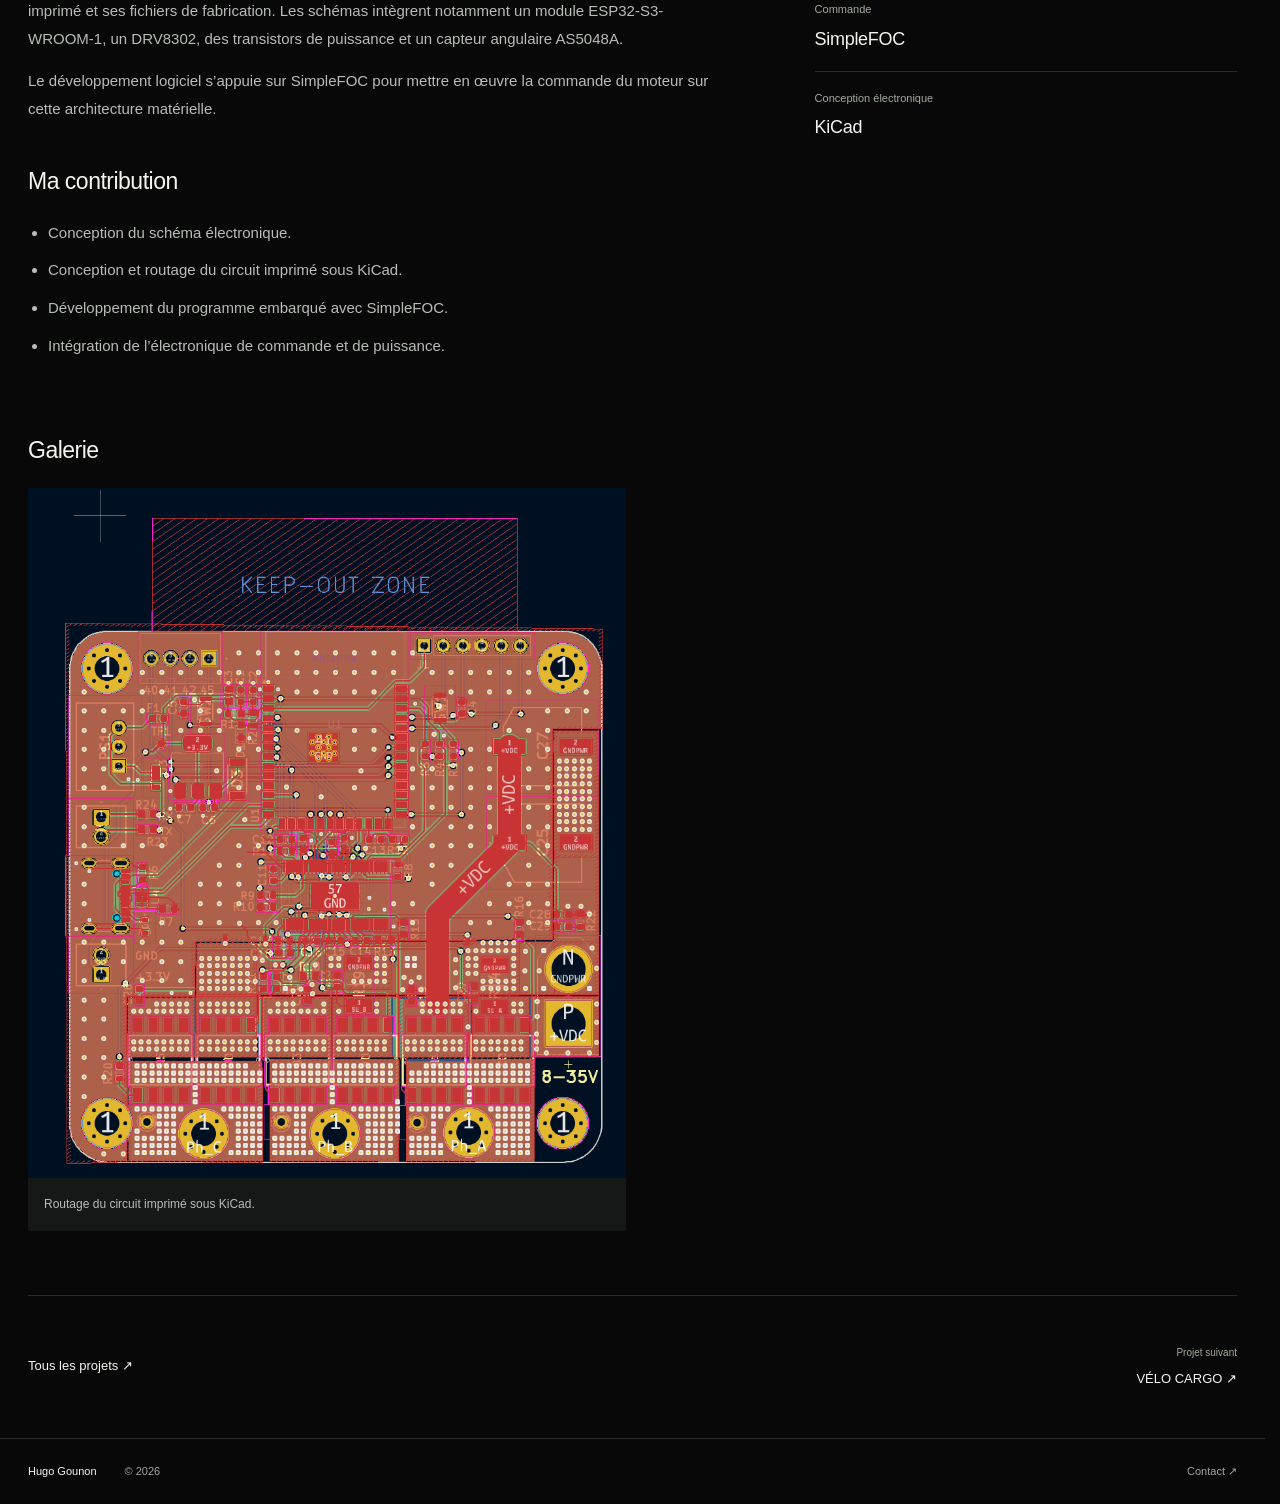
<file: projects/foc.html>
<!doctype html>
<html lang="fr">
<head>
  <meta charset="utf-8">
  <meta name="viewport" content="width=device-width, initial-scale=1">
  <meta name="theme-color" content="#080808">
  <meta name="description" content="Une carte de commande pour moteur brushless, conçue intégralement autour d’un ESP32.">
  <title>CONTRÔLEUR FOC — Hugo Gounon</title>
  <link rel="icon" href="../assets/hg-prod-zoom.png?v=4" type="image/png">
  <link rel="stylesheet" href="../style.css">
  <script src="../script.js" defer></script>
</head>
<body class="project-page" data-project="foc">
  <a class="skip-link" href="#contenu">Aller au contenu</a>
  <header class="site-header"><a class="wordmark" href="../index.html#accueil" aria-label="Hugo Gounon, accueil">Hugo <span>Gounon</span></a><nav aria-label="Navigation principale"><a href="../index.html#projets">Projets</a><a href="../index.html#a-propos">À propos</a><a href="../index.html#contact">Contact</a></nav></header>
  <main id="contenu" class="project-main">
    <header class="project-intro">
      <a class="back-link" href="../index.html#projets"><span aria-hidden="true">↖</span> Retour aux projets</a>
      
      <h1>CONTRÔLEUR FOC</h1>
      <p class="project-subtitle">Électronique et commande moteur</p>
      <p class="project-hook">Une carte de commande pour moteur brushless, conçue intégralement autour d’un ESP32.</p>
    </header>
    <figure class="project-main-media media-panel media-theme-foc" data-media="foc" data-media-title="CONTRÔLEUR FOC" data-media-mode="detail" aria-label="CONTRÔLEUR FOC — média principal">
      <div class="media-stage"></div><figcaption class="media-empty-title">CONTRÔLEUR FOC</figcaption><button class="media-toggle" type="button" hidden aria-label="Mettre en pause le média : CONTRÔLEUR FOC">Ⅱ</button>
    </figure>
    <div class="project-body">
      <div class="project-copy">
        <section aria-labelledby="section-1"><h2 id="section-1">Présentation</h2><p>J’ai conçu une carte électronique dédiée au pilotage d’un moteur brushless par commande vectorielle FOC. Prévue pour une alimentation jusqu’à 36 V, elle associe une électronique développée sur mesure à un programme embarqué utilisant la bibliothèque SimpleFOC.</p><p>J’ai réalisé l’ensemble de la carte ainsi que le code de commande. Ce projet réunit les deux dimensions du développement embarqué : la conception du matériel et sa programmation.</p></section>
        <section aria-labelledby="section-2"><h2 id="section-2">Architecture technique</h2><p>Le projet KiCad comprend des schémas distincts pour la commande et la puissance, ainsi que le circuit imprimé et ses fichiers de fabrication. Les schémas intègrent notamment un module ESP32-S3-WROOM-1, un DRV8302, des transistors de puissance et un capteur angulaire AS5048A.</p><p>Le développement logiciel s’appuie sur SimpleFOC pour mettre en œuvre la commande du moteur sur cette architecture matérielle.</p></section>
        <section aria-labelledby="section-3"><h2 id="section-3">Ma contribution</h2><ul><li>Conception du schéma électronique.</li><li>Conception et routage du circuit imprimé sous KiCad.</li><li>Développement du programme embarqué avec SimpleFOC.</li><li>Intégration de l’électronique de commande et de puissance.</li></ul></section>

      </div>
      <aside class="project-facts" aria-labelledby="facts-title"><h2 id="facts-title">Repères</h2><dl><div><dt>Moteur</dt><dd>Brushless</dd></div><div><dt>Alimentation prévue</dt><dd>Jusqu’à 36 V</dd></div><div><dt>Microcontrôleur</dt><dd>ESP32-S3</dd></div><div><dt>Commande</dt><dd>SimpleFOC</dd></div><div><dt>Conception électronique</dt><dd>KiCad</dd></div></dl></aside>
    </div>
    <section class="project-gallery" hidden aria-labelledby="gallery-title"><h2 id="gallery-title">Galerie</h2><div class="gallery-grid"></div></section>

    <nav class="project-pagination" aria-label="Autres projets"><a href="../index.html#projets">Tous les projets <span aria-hidden="true">↗</span></a><a href="cargo.html"><span class="pagination-label">Projet suivant</span>VÉLO CARGO <span aria-hidden="true">↗</span></a></nav>
  </main>
  <footer><a href="../index.html#accueil" class="footer-name">Hugo Gounon</a><p>© <span id="year">2026</span></p><a href="../index.html#contact">Contact ↗</a></footer>
</body>
</html>
</file>
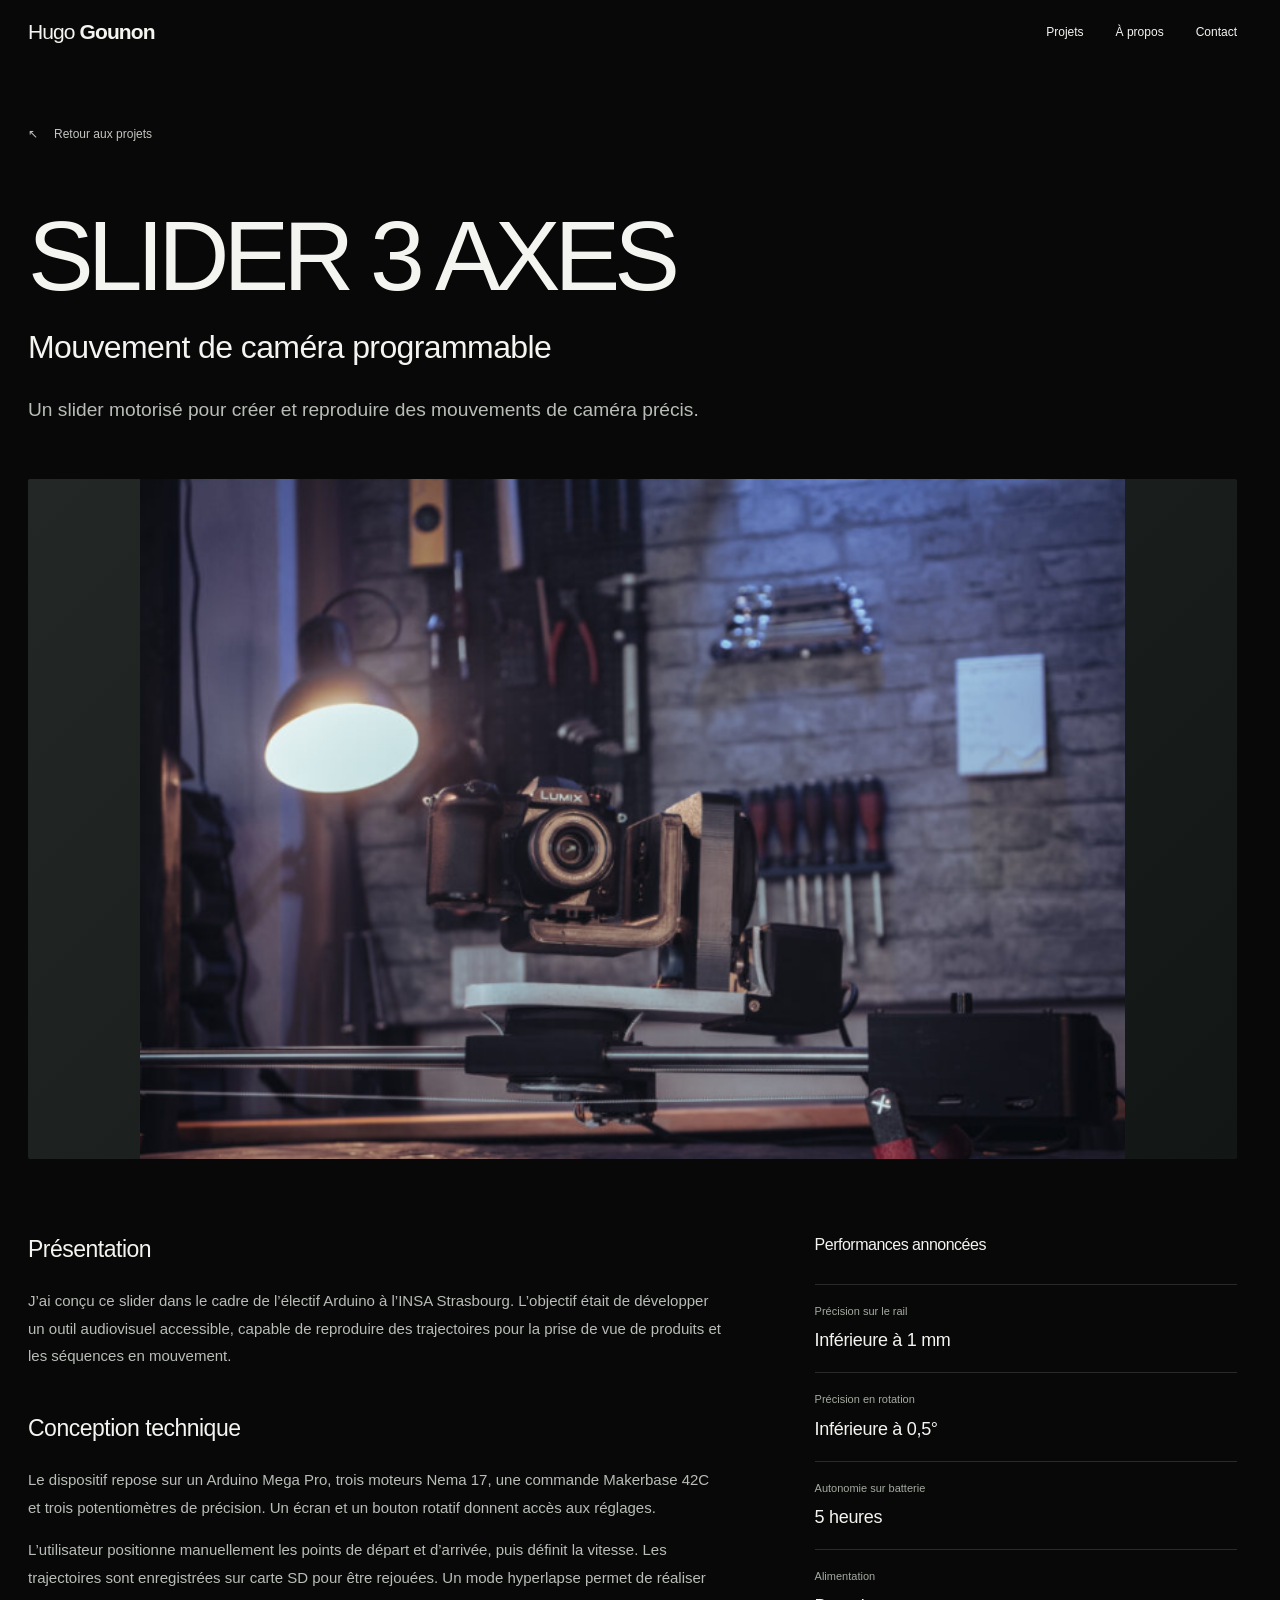
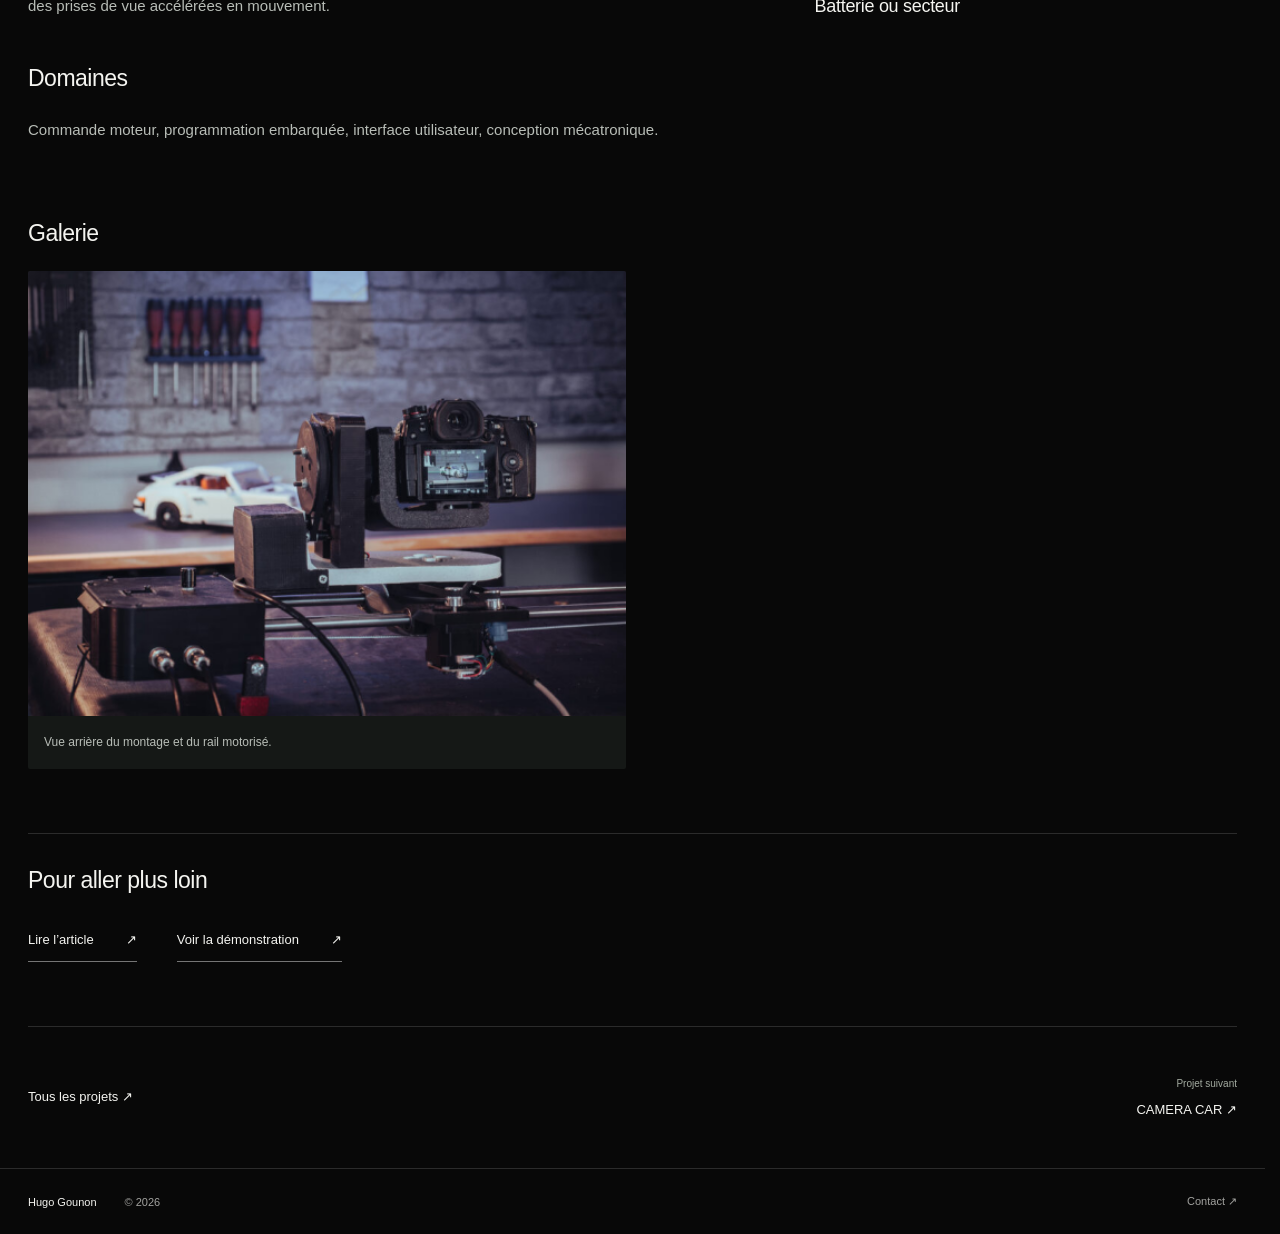
<file: projects/slider.html>
<!doctype html>
<html lang="fr">
<head>
  <meta charset="utf-8">
  <meta name="viewport" content="width=device-width, initial-scale=1">
  <meta name="theme-color" content="#080808">
  <meta name="description" content="Un slider motorisé pour créer et reproduire des mouvements de caméra précis.">
  <title>SLIDER 3 AXES — Hugo Gounon</title>
  <link rel="icon" href="../assets/hg-prod-zoom.png?v=4" type="image/png">
  <link rel="stylesheet" href="../style.css">
  <script src="../script.js" defer></script>
</head>
<body class="project-page" data-project="slider">
  <a class="skip-link" href="#contenu">Aller au contenu</a>
  <header class="site-header"><a class="wordmark" href="../index.html#accueil" aria-label="Hugo Gounon, accueil">Hugo <span>Gounon</span></a><nav aria-label="Navigation principale"><a href="../index.html#projets">Projets</a><a href="../index.html#a-propos">À propos</a><a href="../index.html#contact">Contact</a></nav></header>
  <main id="contenu" class="project-main">
    <header class="project-intro">
      <a class="back-link" href="../index.html#projets"><span aria-hidden="true">↖</span> Retour aux projets</a>
      
      <h1>SLIDER 3 AXES</h1>
      <p class="project-subtitle">Mouvement de caméra programmable</p>
      <p class="project-hook">Un slider motorisé pour créer et reproduire des mouvements de caméra précis.</p>
    </header>
    <figure class="project-main-media media-panel media-theme-slider" data-media="slider" data-media-title="SLIDER 3 AXES" data-media-mode="detail" aria-label="SLIDER 3 AXES — média principal">
      <div class="media-stage"></div><figcaption class="media-empty-title">SLIDER 3 AXES</figcaption><button class="media-toggle" type="button" hidden aria-label="Mettre en pause le média : SLIDER 3 AXES">Ⅱ</button>
    </figure>
    <div class="project-body">
      <div class="project-copy">
        <section aria-labelledby="section-1"><h2 id="section-1">Présentation</h2><p>J’ai conçu ce slider dans le cadre de l’électif Arduino à l’INSA Strasbourg. L’objectif était de développer un outil audiovisuel accessible, capable de reproduire des trajectoires pour la prise de vue de produits et les séquences en mouvement.</p></section>
        <section aria-labelledby="section-2"><h2 id="section-2">Conception technique</h2><p>Le dispositif repose sur un Arduino Mega Pro, trois moteurs Nema 17, une commande Makerbase 42C et trois potentiomètres de précision. Un écran et un bouton rotatif donnent accès aux réglages.</p><p>L’utilisateur positionne manuellement les points de départ et d’arrivée, puis définit la vitesse. Les trajectoires sont enregistrées sur carte SD pour être rejouées. Un mode hyperlapse permet de réaliser des prises de vue accélérées en mouvement.</p></section>
        <section aria-labelledby="domains-title"><h2 id="domains-title">Domaines</h2><p>Commande moteur, programmation embarquée, interface utilisateur, conception mécatronique.</p></section>
      </div>
      <aside class="project-facts" aria-labelledby="facts-title"><h2 id="facts-title">Performances annoncées</h2><dl><div><dt>Précision sur le rail</dt><dd>Inférieure à 1 mm</dd></div><div><dt>Précision en rotation</dt><dd>Inférieure à 0,5°</dd></div><div><dt>Autonomie sur batterie</dt><dd>5 heures</dd></div><div><dt>Alimentation</dt><dd>Batterie ou secteur</dd></div></dl></aside>
    </div>
    <section class="project-gallery" hidden aria-labelledby="gallery-title"><h2 id="gallery-title">Galerie</h2><div class="gallery-grid"></div></section>
    <section class="project-links" aria-labelledby="links-title"><h2 id="links-title">Pour aller plus loin</h2><div><a href="https://genie-electrique.insa-strasbourg.fr/projet-arduino-slider-motorise-sur-3-axes/" target="_blank" rel="noopener noreferrer" aria-label="Lire l’article — nouvel onglet">Lire l’article <span aria-hidden="true">↗</span></a><a href="https://videos.insa-strasbourg.fr/video/1301-projet-slider/" target="_blank" rel="noopener noreferrer" aria-label="Voir la démonstration — nouvel onglet">Voir la démonstration <span aria-hidden="true">↗</span></a></div></section>
    <nav class="project-pagination" aria-label="Autres projets"><a href="../index.html#projets">Tous les projets <span aria-hidden="true">↗</span></a><a href="camera-car.html"><span class="pagination-label">Projet suivant</span>CAMERA CAR <span aria-hidden="true">↗</span></a></nav>
  </main>
  <footer><a href="../index.html#accueil" class="footer-name">Hugo Gounon</a><p>© <span id="year">2026</span></p><a href="../index.html#contact">Contact ↗</a></footer>
</body>
</html>
</file>
<file: style.css>
@charset "UTF-8";

:root {
  color-scheme: dark;
  --background: #080808;
  --text: #f4f4f0;
  --muted: #a3a3a0;
  --line: #ffffff24;
  --gutter: 28px;
  --gap: 14px;
}
* { box-sizing: border-box; }
html { scroll-behavior: smooth; scroll-padding-top: 78px; scrollbar-gutter: stable; }
body { margin: 0; background: var(--background); color: var(--text); font-family: Arial, Helvetica, sans-serif; -webkit-font-smoothing: antialiased; }
body.has-panel { overflow: hidden; }
a { color: inherit; text-decoration: none; }
button { font: inherit; color: inherit; cursor: pointer; }
a, button { -webkit-tap-highlight-color: transparent; }
a:focus-visible, button:focus-visible { outline: 2px solid white; outline-offset: 5px; }
[hidden] { display: none !important; }
h1, h2, h3, p { margin-top: 0; }
::selection { background: #e3e3d9; color: #080808; }
.sr-only, .media-status { position: absolute; width: 1px; height: 1px; padding: 0; margin: -1px; overflow: hidden; clip-path: inset(50%); white-space: nowrap; border: 0; }
.skip-link { position: fixed; z-index: 100; top: 10px; left: 16px; padding: 12px 16px; background: white; color: black; transform: translateY(-160%); }
.skip-link:focus { transform: translateY(0); }

/* Une seule ligne noire. Aucun menu masqué sur téléphone. */
.site-header { position: sticky; top: 0; z-index: 20; height: 64px; padding: 0 var(--gutter); display: flex; align-items: center; justify-content: space-between; gap: 24px; background: #080808; }
.wordmark { font-size: 21px; font-weight: 400; letter-spacing: -.9px; white-space: nowrap; }
.wordmark span { font-weight: 700; }
nav { display: flex; align-items: center; gap: 32px; }
nav a { padding: 14px 0; font-size: 12px; line-height: 1.4; white-space: nowrap; }
nav a:hover { color: #b7b7b0; }

/* Un seul visuel et deux lignes d’identité. */
.media-panel { position: relative; isolation: isolate; overflow: hidden; background: #17191a; }
.media-stage { position: absolute; inset: 0; z-index: -2; pointer-events: none; }
.media-stage img, .media-stage video { position: absolute; inset: 0; width: 100%; height: 100%; object-fit: cover; object-position: var(--media-position, center); }
.media-fallback { z-index: 0; }
.media-slide { z-index: 1; }
.media-video { z-index: 2; }
.media-slide, .media-video { opacity: 0; transition: opacity .6s ease; }
.media-slide.is-active, .media-video.is-playing { opacity: 1; }
.hero { min-height: 520px; height: calc(88svh - 64px); max-height: 1000px; display: flex; align-items: flex-end; padding: 52px var(--gutter); }
.hero .media-stage { background: #10141c; }
.hero { background: radial-gradient(ellipse at 76% 22%, #252a27 0%, #121615 42%, #0b0d0c 80%); }
.hero .media-stage:empty { background: transparent; }
.hero .media-fallback { object-position: var(--media-position, center); }
.media-shade { position: absolute; inset: 0; z-index: -1; pointer-events: none; background: linear-gradient(0deg, #0009, transparent 64%); }
.hero-content h1 { font-size: clamp(54px, 9.6vw, 156px); font-weight: 500; letter-spacing: -.075em; line-height: .94; margin-bottom: 18px; overflow-wrap: anywhere; }
.hero-content p { font-size: clamp(17px, 1.7vw, 25px); font-weight: 400; letter-spacing: -.4px; margin-bottom: 0; }
.media-toggle { position: absolute; z-index: 4; right: 12px; top: 12px; width: 44px; height: 44px; padding: 0; display: grid; place-items: center; border: 1px solid #ffffff70; border-radius: 2px; background: #0007; color: white; font-size: 18px; line-height: 1; }
.media-toggle:hover { background: #000c; }
.hero .media-toggle { top: auto; bottom: 32px; right: var(--gutter); }

/* Le motif complet : 3 carrés / portrait + paysage / portrait + 2 carrés.
   Les emplacements réellement présents déterminent la taille de la grille. */
.mosaic { --gap: 28px; max-width: 1200px; margin: 0 auto; padding: 36px 32px 12px; container-type: inline-size; }
.project-grid { display: grid; grid-template-columns: repeat(3, minmax(0, 1fr)); grid-auto-flow: row; grid-auto-rows: calc((min(100vw, 1200px) - 64px - 2 * var(--gap)) / 3); gap: var(--gap); }
@supports (width: 1cqw) { .project-grid { grid-auto-rows: calc((100cqw - 2 * var(--gap)) / 3); } }
.project-tile { border-radius: 28px; min-width: 0; min-height: 0; }
.project-tile:nth-child(7n + 4) { grid-row: span 2; }
.project-tile:nth-child(7n + 5) { grid-column: span 2; }
/* Adaptation des séries courtes, sans case de remplissage. */
.project-grid[data-count="2"] .project-tile:nth-child(2) { grid-column: span 2; }
.project-grid[data-count="1"] { grid-template-columns: 1fr; grid-auto-rows: auto; }
.project-grid[data-count="1"] .project-tile { aspect-ratio: 16 / 9; }
/* Un reliquat de 4 ou 6 vues occupe aussi toute la largeur, sans faux média. */
.project-grid[data-remainder="4"] .project-tile:last-child { grid-column: span 3; grid-row: span 1; }
.project-grid[data-remainder="6"] .project-tile:last-child { grid-column: span 2; }
.project-grid[data-remainder="1"]:not([data-count="1"]) .project-tile:last-child { grid-column: span 3; }
.project-grid[data-remainder="2"] .project-tile:last-child { grid-column: span 2; }
.project-grid[data-remainder="5"] .project-tile:nth-last-child(2) { grid-row: span 1; }
.media-theme-cubik { background: linear-gradient(145deg, #282c29, #141715); }
.media-theme-slider { background: linear-gradient(135deg, #232827, #121615); }
.media-theme-camera-car { background: linear-gradient(155deg, #292929, #161616); }
.media-theme-foc { background: linear-gradient(165deg, #282923, #151612); }
.media-theme-cargo { background: linear-gradient(125deg, #272a24, #141712); }
.media-theme-boite-auto { background: linear-gradient(150deg, #25292b, #131617); }
.project-tile .media-stage { transition: transform .8s cubic-bezier(.2,.6,.3,1); }
.tile-link { position: absolute; inset: 0; display: flex; justify-content: space-between; align-items: flex-end; gap: 20px; padding: 24px; background: linear-gradient(0deg, #000b, #0002 24%, transparent 48%); }
.tile-link h3 { font-size: 15px; font-weight: 400; line-height: 1.4; letter-spacing: -.15px; margin: 0; max-width: calc(100% - 30px); text-shadow: 0 1px 8px #0006; }
.tile-copy { flex: 1; min-width: 0; display: grid; grid-template-rows: auto 0fr; transition: grid-template-rows .35s cubic-bezier(.2,.6,.3,1); }
.tile-description { min-height: 0; overflow: hidden; opacity: 0; transform: translateY(8px); transition: opacity .2s, transform .25s; }
.tile-description p { position: relative; margin: 10px 0 0; max-width: 65ch; font-size: 14px; line-height: 1.3; color: #e3e3dd; text-shadow: 0 1px 8px #000a; }
.tile-description-text { display: block; opacity: 0; }
.scramble-word { position: relative; display: inline-block; }
.scramble-word-source { opacity: 0; }
.scramble-word-value { position: absolute; inset: 0; white-space: nowrap; overflow: hidden; }
.tile-scramble { position: absolute; inset: 0; display: block; overflow: hidden; }
.project-tile:focus-within .tile-copy { grid-template-rows: auto 1fr; }
.project-tile:focus-within .tile-description { opacity: 1; transform: none; transition-delay: .1s; }
.tile-link::before { content: ''; position: absolute; inset: 0; z-index: -1; opacity: 0; background: linear-gradient(0deg, #000d, #0006 45%, transparent 80%); transition: opacity .4s; }
.project-tile:focus-within .tile-link::before { opacity: 1; }
.tile-arrow { position: absolute; right: 24px; bottom: 24px; font-size: 22px; line-height: 1; opacity: .6; transform: translate(-3px, 3px); transition: opacity .25s, transform .25s; }
.tile-link:focus-visible { outline-offset: -5px; }
.project-tile:focus-within .tile-arrow { opacity: 1; transform: none; }
@media (hover: hover) and (pointer: fine) {
  .project-tile:hover .tile-copy { grid-template-rows: auto 1fr; }
  .project-tile:hover .tile-description { opacity: 1; transform: none; transition-delay: .1s; }
  .project-tile:hover .tile-link::before { opacity: 1; }
  .project-tile:hover .media-stage { transform: scale(1.025); }
  .project-tile:hover .tile-arrow { opacity: 1; transform: none; }
}
@media (hover: none), (pointer: coarse) {
  .tile-arrow { opacity: 1; transform: none; }
  .tile-copy { grid-template-rows: auto 1fr; }
  .tile-description { opacity: 1; transform: none; }
  .tile-link::before { opacity: 1; }
}

footer { padding: 26px var(--gutter); display: flex; align-items: center; gap: 28px; font-size: 11px; color: var(--muted); }
footer p { margin: 0; }
footer>a:last-child { margin-left: auto; }
.footer-name { color: var(--text); }

/* Les explications sont disponibles au clic, hors de la page d’accueil. */
.info-dialog { position: fixed; inset: 0 0 0 auto; margin: 0; padding: 0; width: min(760px, 100%); max-width: 100%; height: 100dvh; max-height: 100dvh; overflow: auto; overscroll-behavior: contain; border: 0; border-left: 1px solid var(--line); background: #111212; color: var(--text); }
.info-dialog::backdrop { background: #000a; backdrop-filter: blur(5px); }
.dialog-header { position: sticky; top: 0; z-index: 2; padding: 18px 32px; background: #111212; border-bottom: 1px solid var(--line); display: flex; justify-content: space-between; align-items: center; gap: 20px; font-size: 11px; }
.dialog-close { min-height: 44px; padding: 10px 0 10px 16px; border: 0; background: transparent; font-size: 11px; }
.dialog-close span { font-size: 24px; vertical-align: -2px; margin-left: 14px; }
.dialog-content { padding: 54px clamp(24px, 5vw, 64px) 64px; }
.dialog-content h2 { font-size: clamp(40px, 5.5vw, 70px); line-height: .98; letter-spacing: -.055em; font-weight: 500; margin-bottom: 36px; }
.dialog-content h2:focus { outline: none; }
.dialog-content h3 { font-size: 21px; font-weight: 500; letter-spacing: -.5px; line-height: 1.3; margin: 38px 0 16px; }
.dialog-content p { font-size: 14px; line-height: 1.85; color: #b7bcb8; }
.dialog-content .lead { font-size: 20px; line-height: 1.6; color: var(--text); }
.editor-note { border-left: 1px solid #858c7c; padding-left: 18px; margin: 30px 0; }
.editor-note h3 { margin-top: 0; }
.skills-list { margin: 24px 0 40px; }
.skills-list>div { padding: 20px 0; border-top: 1px solid var(--line); }
.skills-list dt { font-size: 15px; margin-bottom: 8px; }
.skills-list dd { margin: 0; font-size: 13px; line-height: 1.7; color: var(--muted); }
.cv-status { padding-top: 20px; border-top: 1px solid var(--line); }
code { color: #d4d9cd; font-size: .95em; }
.email-link { display: inline-block; max-width: 100%; font-size: clamp(16px, 2.5vw, 25px); padding: 20px 0; border-bottom: 1px solid #fff8; overflow-wrap: anywhere; }
.email-link span { margin-left: 12px; }

/* Pages de projets : un média principal, un récit lisible et des repères sobres. */
.project-main { max-width: 1640px; margin: 0 auto; }
.project-intro { padding: 48px var(--gutter) 52px; }
.back-link { display: inline-flex; align-items: center; gap: 16px; min-height: 44px; font-size: 12px; color: #c3c6bf; margin-bottom: 52px; }
.back-link:hover { color: white; }
.project-intro h1 { font-size: clamp(38px, 7.7vw, 124px); line-height: .98; letter-spacing: -.06em; font-weight: 500; margin: 0 0 22px; overflow-wrap: anywhere; }
.project-subtitle { font-size: clamp(20px, 2.5vw, 34px); line-height: 1.3; letter-spacing: -.6px; margin-bottom: 26px; }
.project-hook { max-width: 730px; font-size: clamp(16px, 1.5vw, 20px); line-height: 1.7; color: #b8bdb7; margin-bottom: 0; }
.project-status { display: table; padding: 8px 12px; border: 1px solid #ffffff38; font-size: 10px; line-height: 1.6; letter-spacing: 1px; margin: 0 0 26px; }
.project-main-media { margin: 0 var(--gutter); aspect-ratio: 16 / 9; border-radius: 2px; }
.project-main-media .media-stage { pointer-events: auto; z-index: 0; }
.project-main-media .media-stage img, .project-main-media .media-stage video { object-fit: contain; }
.project-main-media .detail-video { opacity: 1; }
.media-empty-title { position: absolute; z-index: 3; left: 24px; bottom: 22px; margin: 0; font-size: 16px; font-weight: 400; pointer-events: none; }
.project-body { display: grid; grid-template-columns: minmax(0, 1.65fr) minmax(240px, 1fr); gap: clamp(36px, 7vw, 112px); padding: 76px var(--gutter); }
.project-copy { max-width: 760px; min-width: 0; }
.project-copy section+section { margin-top: 44px; }
.project-copy h2, .project-facts h2, .project-gallery h2, .project-links h2 { font-size: 23px; line-height: 1.3; letter-spacing: -.5px; font-weight: 500; margin-bottom: 22px; }
.project-copy p, .project-copy li { font-size: 15px; line-height: 1.85; color: #b8bdb7; overflow-wrap: anywhere; }
.project-copy p:last-child { margin-bottom: 0; }
.project-copy ul { padding-left: 20px; margin: 0; }
.project-copy li+li { margin-top: 10px; }
.project-facts { align-self: start; position: sticky; top: 100px; min-width: 0; }
.project-facts h2 { font-size: 16px; margin-bottom: 28px; }
.project-facts dl { margin: 0; }
.project-facts dl>div { border-top: 1px solid var(--line); padding: 18px 0; }
.project-facts dt { font-size: 11px; line-height: 1.6; color: #a3aba0; margin-bottom: 7px; }
.project-facts dd { margin: 0; font-size: 18px; line-height: 1.5; letter-spacing: -.3px; overflow-wrap: anywhere; }
.project-gallery { margin: 0 var(--gutter) 64px; }
.gallery-grid { display: grid; grid-template-columns: repeat(2, minmax(0, 1fr)); gap: var(--gap); }
.gallery-grid figure { margin: 0; min-width: 0; background: #151816; overflow: hidden; border-radius: 2px; align-self: start; }
.gallery-grid img { display: block; width: 100%; height: auto; object-fit: contain; opacity: 0; }
.gallery-grid img.is-loaded { opacity: 1; }
.gallery-grid figcaption { padding: 16px; color: #b8bdb7; font-size: 12px; line-height: 1.7; }
.project-links { margin: 0 var(--gutter) 64px; padding-top: 32px; border-top: 1px solid var(--line); }
.project-links>div { display: flex; flex-wrap: wrap; gap: 20px 40px; }
.project-links a { display: inline-flex; align-items: center; gap: 32px; min-height: 44px; border-bottom: 1px solid #ffffff70; padding: 10px 0; font-size: 13px; }
.project-pagination { display: flex; justify-content: space-between; align-items: center; gap: 32px; margin: 0 var(--gutter); padding: 34px 0; border-top: 1px solid var(--line); }
.project-pagination a { min-width: 0; min-height: 44px; font-size: 13px; line-height: 1.6; overflow-wrap: anywhere; }
.project-pagination a:last-child { text-align: right; }
.pagination-label { display: block; font-size: 10px; line-height: 1.7; color: #a3aba0; margin-bottom: 8px; }
.project-page footer { border-top: 1px solid var(--line); }

@media (max-width: 1000px) and (min-width: 641px) {
  .project-grid { grid-template-columns: repeat(2, minmax(0, 1fr)); grid-auto-rows: calc((100cqw - var(--gap)) / 2); }
  .project-tile:nth-child(n) { grid-column: auto; grid-row: auto; }
  .project-grid[data-count="2"] .project-tile:nth-child(2) { grid-column: auto; }
  .project-grid[data-remainder] .project-tile:last-child { grid-column: auto; }
  .project-grid[data-remainder="1"]:not([data-count="1"]) .project-tile:last-child { grid-column: auto; }
  .project-grid[data-odd="true"] .project-tile:last-child { grid-column: span 2; }
  .project-grid[data-count="1"] .project-tile:last-child { grid-column: auto; }
  .project-grid[data-count="1"] { grid-auto-rows: auto; }
}
@media (max-width: 800px) {
  .project-body { grid-template-columns: 1fr; padding-top: 46px; gap: 46px; }
  .project-facts { position: static; }
  .project-facts dl { display: grid; grid-template-columns: repeat(2, minmax(0, 1fr)); gap: 0 24px; }
}
@media (max-width: 640px) {
  :root { --gutter: 24px; --gap: 12px; }
  .mosaic { --gap: 22px; padding: 26px 24px 12px; }
  .project-tile { border-radius: 20px; }
  html { scroll-padding-top: 68px; }
  .site-header { height: 60px; gap: 14px; }
  .wordmark { font-size: 16px; letter-spacing: -.6px; }
  nav { gap: 17px; }
  nav a { font-size: 11px; min-height: 44px; display: flex; align-items: center; }
  .hero { min-height: 440px; height: calc(82svh - 60px); padding-bottom: 35px; }
  .hero-content h1 { font-size: clamp(39px, 11vw, 62px); letter-spacing: -.07em; margin-bottom: 13px; }
  .hero-content p { font-size: 17px; }
  .hero .media-toggle { bottom: auto; top: 16px; right: 16px; }
  .project-grid { grid-template-columns: 1fr; grid-auto-rows: auto; }
  .project-tile:nth-child(n), .project-grid[data-count="2"] .project-tile:nth-child(n), .project-grid[data-remainder] .project-tile:last-child, .project-grid[data-remainder="1"]:not([data-count="1"]) .project-tile:last-child { grid-column: auto; grid-row: auto; aspect-ratio: 1 / 1; }
  .project-tile:nth-child(7n + 4) { aspect-ratio: 3 / 4; }
  .project-tile:nth-child(7n + 5), .project-grid[data-count="2"] .project-tile:nth-child(2) { aspect-ratio: 4 / 3; }
  .tile-link { padding: 19px; }
  .tile-link h3 { font-size: 14px; }
  .tile-arrow { right: 19px; bottom: 19px; opacity: 1; transform: none; }
  footer { gap: 18px; padding-top: 24px; padding-bottom: 24px; font-size: 10px; }
  .dialog-header { padding: 12px 24px; }
  .dialog-content { padding-top: 38px; }
  .dialog-content .lead { font-size: 18px; }
  .project-intro { padding-top: 22px; padding-bottom: 32px; }
  .back-link { margin-bottom: 32px; }
  .project-intro h1 { font-size: clamp(34px, 9.4vw, 53px); }
  .project-main-media { aspect-ratio: 4 / 3; }
  .media-empty-title { left: 18px; bottom: 18px; font-size: 13px; }
  .project-body { padding-bottom: 46px; }
  .project-copy h2, .project-gallery h2, .project-links h2 { font-size: 21px; }
  .project-copy p, .project-copy li { font-size: 14px; }
  .project-facts dd { font-size: 16px; }
  .gallery-grid { grid-template-columns: 1fr; }
  .project-pagination { gap: 20px; }
  .project-pagination a { font-size: 11px; }
}
@media (max-width: 350px) {
  .site-header { gap: 10px; }
  nav { gap: 12px; }
  nav a { font-size: 10px; }
  .wordmark { font-size: 15px; }
}
@media (prefers-reduced-motion: reduce) {
  html { scroll-behavior: auto; }
  *, *::before, *::after { transition: none !important; animation: none !important; }
  .project-tile:hover .media-stage { transform: none; }
}
</file>
